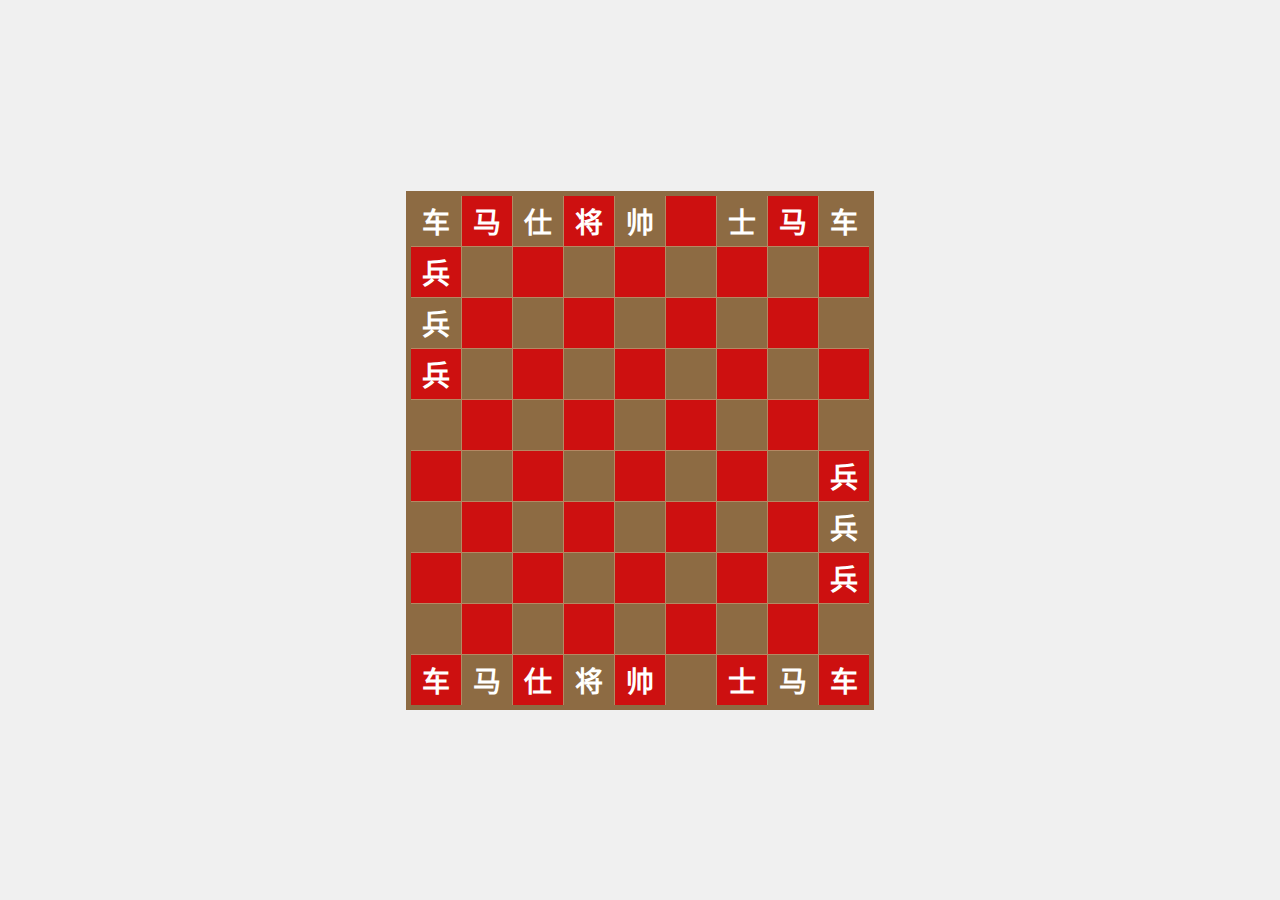
<file: cline/index.html>
<!DOCTYPE html>
<html lang="zh-CN">
<head>
    <meta charset="UTF-8">
    <title>中国象棋棋盘</title>
    <style>
        body {
            display: flex;
            justify-content: center;
            align-items: center;
            height: 100vh;
            margin: 0;
            background: #f0f0f0;
            font-family: "Microsoft YaHei", sans-serif;
        }
        .chessboard {
            display: grid;
            grid-template-columns: repeat(9, 50px);
            grid-template-rows: repeat(10, 50px);
            gap: 1px;
            background: #b58863;
            border: 5px solid #8d6b43;
        }
        .cell {
            width: 50px;
            height: 50px;
            display: flex;
            justify-content: center;
            align-items: center;
            font-size: 24px;
            color: #fff;
            user-select: none;
        }
        .red {
            background: #cd1010;
        }
        .black {
            background: #8d6b43;
        }
        .piece {
            font-weight: bold;
            font-size: 28px;
        }
    </style>
</head>
<body>
    <div class="chessboard" id="chessboard">
<!-- 棋子将被动态生成 -->
<link rel="icon" href="favicon.ico" type="image/x-icon">
    </div>
    <script>
        const board = document.getElementById('chessboard');
        
        // 创建棋盘格子
        for (let row = 0; row < 10; row++) {
            for (let col = 0; col < 9; col++) {
                const cell = document.createElement('div');
                cell.classList.add('cell');
                
                // 黑白格子交替
                if ((row + col) % 2 === 0) {
                    cell.classList.add('black');
                } else {
                    cell.classList.add('red');
                }
                
                // 添加棋子
                if (row === 0 || row === 9) {
                    // 红方/黑方棋子
                    const piece = document.createElement('div');
                    piece.classList.add('piece');
                    
                    if (row === 0) { // 黑方
                        if (col === 3) piece.textContent = '将';
                        if (col === 4) piece.textContent = '帅';
                        if (col === 2) piece.textContent = '相';
                        if (col === 6) piece.textContent = '相';
                        if (col === 1) piece.textContent = '马';
                        if (col === 7) piece.textContent = '马';
                        if (col === 0) piece.textContent = '车';
                        if (col === 8) piece.textContent = '车';
                        if (col === 2) piece.textContent = '仕';
                        if (col === 6) piece.textContent = '士';
                    } else { // 红方
                        if (col === 3) piece.textContent = '将';
                        if (col === 4) piece.textContent = '帅';
                        if (col === 2) piece.textContent = '相';
                        if (col === 6) piece.textContent = '相';
                        if (col === 1) piece.textContent = '马';
                        if (col === 7) piece.textContent = '马';
                        if (col === 0) piece.textContent = '车';
                        if (col === 8) piece.textContent = '车';
                        if (col === 2) piece.textContent = '仕';
                        if (col === 6) piece.textContent = '士';
                    }
                    
                    cell.appendChild(piece);
                } else if (row > 0 && row < 4) {
                    // 红方兵
                    if (col === 0) {
                        const piece = document.createElement('div');
                        piece.classList.add('piece');
                        piece.textContent = '兵';
                        cell.appendChild(piece);
                    }
                } else if (row < 8 && row > 4) {
                    // 黑方兵
                    if (col === 8) {
                        const piece = document.createElement('div');
                        piece.classList.add('piece');
                        piece.textContent = '兵';
                        cell.appendChild(piece);
                    }
                }
                
                board.appendChild(cell);
            }
        }
    </script>
</body>
</html>
</file>
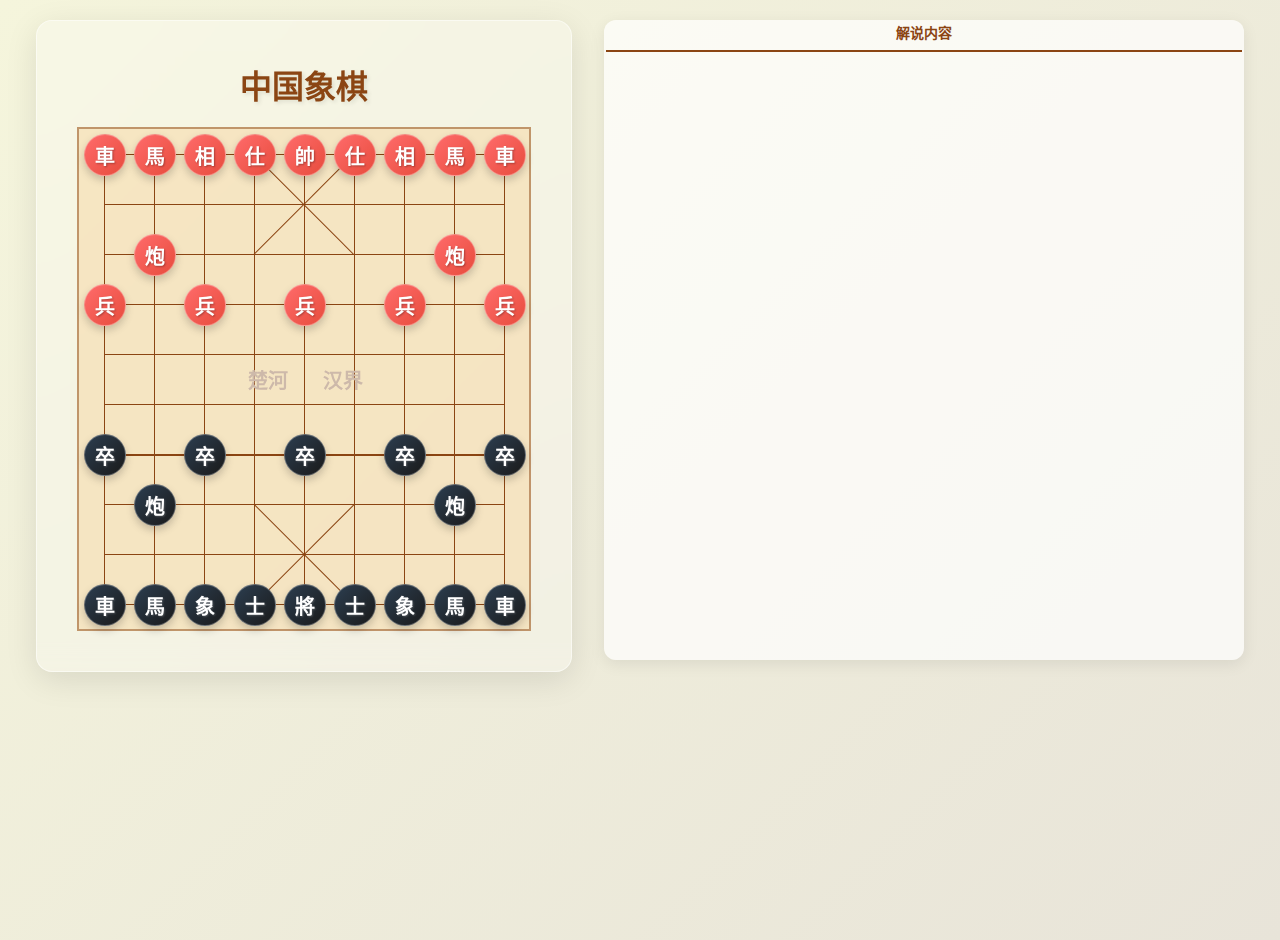
<file: kimi/index.html>
<!DOCTYPE html>
<html lang="zh-CN">
<head>
    <meta charset="UTF-8">
    <meta name="viewport" content="width=device-width, initial-scale=1.0">
    <title>中国象棋棋盘</title>
    <script src="static/marked.min.js"></script>
    <script src="static/chess.js"></script>
    <style>
        body {
            font-family: "Microsoft YaHei", "SimHei", sans-serif;
            background: linear-gradient(135deg, #f5f5dc 0%, #e8e4d9 100%);
            display: flex;
            justify-content: center;
            align-items: flex-start;
            min-height: 100vh;
            margin: 0;
            padding: 20px;
        }

        .main-layout {
            display: flex;
            flex-direction: row;
            gap: 32px;
            align-items: flex-start;
        }

        #commentary-panel {
            width: 640px;
            height: 640px;
            background: rgba(255,255,255,0.7);
            border-radius: 12px;
            box-shadow: 0 4px 16px rgba(0,0,0,0.08);
            padding: 0;
            font-size: 12px;
            color: #333;
            line-height: 1.7;
            margin-top: 0px;
            white-space: pre-line;
            overflow-y: hidden;
            box-sizing: border-box;
            display: flex;
            flex-direction: column;
        }

        .response-section {
            flex: 1;
            padding: 2px 2px;
            overflow: hidden;
            display: flex;
            flex-direction: column;
        }

        .response-section h3 {
            margin: 0 0 2px 0;
            font-size: 14px;
            font-weight: bold;
            color: #8b4513;
            border-bottom: 2px solid #8b4513;
            padding-bottom: 4px;
            text-align: center;
        }

        #response-content {
            flex: 1;
            overflow-y: auto;
            font-size: 12px;
            line-height: 1.6;
            margin: 0;
            padding: 0;
            color: #333;
        }

        /* Markdown样式 */
        #response-content h1, #response-content h2, #response-content h3,
        #response-content h4, #response-content h5, #response-content h6 {
            margin: 8px 0 4px 0;
            font-weight: bold;
        }

        #response-content p {
            margin: 4px 0;
        }

        #response-content ul, #response-content ol {
            margin: 4px 0;
            padding-left: 20px;
        }

        #response-content li {
            margin: 2px 0;
        }

        #response-content code {
            background-color: rgba(0,0,0,0.1);
            padding: 1px 3px;
            border-radius: 3px;
            font-family: "Courier New", monospace;
        }

        #response-content pre {
            background-color: rgba(0,0,0,0.05);
            padding: 8px;
            border-radius: 4px;
            overflow-x: auto;
            margin: 4px 0;
        }

        #response-content blockquote {
            border-left: 3px solid #ccc;
            margin: 4px 0;
            padding-left: 10px;
            color: #666;
        }

        #response-content strong {
            font-weight: bold;
        }

        #response-content em {
            font-style: italic;
        }

        .chess-container {
            background: rgba(255, 255, 255, 0.25);
            backdrop-filter: blur(12px);
            -webkit-backdrop-filter: blur(12px);
            border: 1px solid rgba(255, 255, 255, 0.5);
            padding: 40px;
            border-radius: 16px;
            box-shadow: 0 8px 32px rgba(0, 0, 0, 0.1);
        }

        .chessboard {
            width: 450px;
            height: 500px;
            background: rgba(245, 222, 179, 0.7);
            position: relative;
            border: 2px solid rgba(139, 69, 19, 0.5);
            margin: 0 auto;
        }

        /* 棋盘网格线 */
        .grid-lines {
            position: absolute;
            top: 25px;
            left: 25px;
            width: 400px;
            height: 450px;
        }

        /* 横线 */
        .horizontal-line {
            position: absolute;
            width: 400px;
            height: 1px;
            background-color: #8b4513;
        }

        /* 更细线条 */
        .horizontal-line.thin-line {
            height: 0.5px;
        }

        /* 加粗线条 */
        .horizontal-line.bold-line {
            height: 2px;
            background-color: #8b4513;
        }

        /* 竖线 */
        .vertical-line {
            position: absolute;
            width: 1px;
            height: 450px;
            background-color: #8b4513;
        }

        /* 九宫格斜线 */
        .diagonal-line {
            position: absolute;
            width: 1px;
            height: 127px;
            background-color: #8b4513;
            transform-origin: center;
        }

        /* 楚河汉界 */
        .river-text {
            position: absolute;
            top: 238px;
            left: 151px;
            width: 150px;
            height: 25px;
            display: flex;
            justify-content: space-around;
            align-items: center;
            font-size: 20px;
            font-weight: bold;
            color: #cdb9aa;
        }

        /* 棋子 */
        .piece {
            position: absolute;
            width: 40px;
            height: 40px;
            border-radius: 50%;
            display: flex;
            justify-content: center;
            align-items: center;
            font-size: 20px;
            font-weight: bold;
            cursor: pointer;
            transition: left 0.3s, top 0.3s, box-shadow 0.3s;
            box-shadow: 0 4px 8px rgba(0, 0, 0, 0.2);
            border: 1px solid rgba(255, 255, 255, 0.3);
        }

        .piece.move-effect {
            box-shadow: 0 0 20px 5px gold, 0 4px 8px rgba(0,0,0,0.2);
        }

        /* 火焰特效 */
        .piece.flame-effect {
            animation: flame 0.4s linear;
        }
        @keyframes flame {
            0% { box-shadow: 0 0 0 0 orange, 0 0 8px 2px gold; filter: brightness(1.2); }
            50% { box-shadow: 0 0 30px 10px orange, 0 0 16px 8px gold; filter: brightness(1.5) saturate(1.5); }
            100% { box-shadow: 0 0 0 0 orange, 0 0 8px 2px gold; filter: brightness(1.2); }
        }

        /* 爆炸特效 */
        .piece.boom-effect {
            animation: boom 0.4s linear;
        }
        @keyframes boom {
            0% { transform: scale(1); opacity: 1; box-shadow: 0 0 0 0 #fff; }
            60% { transform: scale(1.5); opacity: 0.7; box-shadow: 0 0 40px 20px #ffec8b, 0 0 80px 40px #ff4500; }
            100% { transform: scale(0.1); opacity: 0; box-shadow: 0 0 0 0 #fff; }
        }

        .piece:hover {
            transform: scale(1.1);
            box-shadow: 0 6px 12px rgba(0, 0, 0, 0.3);
        }

        .red-piece {
            background: linear-gradient(135deg, #ff6b6b 0%, #e74c3c 100%);
            color: #fff;
            text-shadow: 1px 1px 2px rgba(0, 0, 0, 0.3);
        }

        .black-piece {
            background: linear-gradient(135deg, #2c3e50 0%, #1a1a1a 100%);
            color: #fff;
            text-shadow: 1px 1px 2px rgba(255, 255, 255, 0.2);
        }

        .piece.last-move {
            box-shadow: 0 0 0 3px orange inset, 0 4px 8px rgba(0,0,0,0.2);
        }

        /* 棋盘标题 */
        .board-title {
            text-align: center;
            font-size: 32px;
            font-weight: bold;
            color: #8b4513;
            margin-bottom: 20px;
            text-shadow: 2px 2px 4px rgba(0, 0, 0, 0.1);
        }

        /* 坐标标记 */
        .coordinate {
            position: absolute;
            font-size: 14px;
            color: #8b4513;
            font-weight: bold;
        }

        .coordinate-x {
            bottom: -25px;
            left: 50%;
            transform: translateX(-50%);
        }

        .coordinate-y {
            left: -25px;
            top: 50%;
            transform: translateY(-50%);
        }
        /* 新增：可走位置提示 */
        .valid-move-hint {
            position: absolute;
            width: 15px;
            height: 15px;
            border-radius: 50%;
            background-color: rgba(50, 205, 50, 0.7);
            transform: translate(-50%, -50%);
            cursor: pointer;
            box-shadow: 0 0 10px rgba(50, 205, 50, 0.8);
            z-index: 10;
        }

        .valid-move-hint:hover {
            background-color: rgba(50, 205, 50, 1);
            transform: translate(-50%, -50%) scale(1.2);
        }
        .game-status {
            text-align: center;
            font-size: 18px;
            font-weight: bold;
            color: #d2691e;
            margin-bottom: 10px;
            height: 24px;
            display: none;
        }
    </style>
</head>
<body>
    <div class="main-layout">
        <div class="chess-container">
            <div id="game-status" class="game-status"></div>
            <div class="board-title">中国象棋</div>
            <div class="chessboard" id="chessboard">
                <!-- 棋盘网格 -->
                <div class="grid-lines">
                    <!-- 横线 -->
                    <div class="horizontal-line" style="top: 0;"></div>
                    <div class="horizontal-line" style="top: 50px;"></div>
                    <div class="horizontal-line" style="top: 100px;"></div>
                    <div class="horizontal-line" style="top: 150px;"></div>
                    <div class="horizontal-line" style="top: 200px;"></div>
                    <div class="horizontal-line thin-line" style="top: 250px;"></div>
                    <div class="horizontal-line bold-line" style="top: 300px;"></div>
                    <div class="horizontal-line" style="top: 350px;"></div>
                    <div class="horizontal-line" style="top: 400px;"></div>
                    <div class="horizontal-line" style="top: 450px;"></div>
                    
                    <!-- 竖线 -->
                    <div class="vertical-line" style="left: 0;"></div>
                    <div class="vertical-line" style="left: 50px;"></div>
                    <div class="vertical-line" style="left: 100px;"></div>
                    <div class="vertical-line" style="left: 150px;"></div>
                    <div class="vertical-line" style="left: 200px;"></div>
                    <div class="vertical-line" style="left: 250px;"></div>
                    <div class="vertical-line" style="left: 300px;"></div>
                    <div class="vertical-line" style="left: 350px;"></div>
                    <div class="vertical-line" style="left: 400px;"></div>
                    
                    <!-- 九宫格斜线 -->
                    <!-- 上九宫斜线 -->
                    <div class="diagonal-line" style="top:0; left:150px; width:141px; height:1px; transform:rotate(45deg); transform-origin:left top;"></div>
                    <div class="diagonal-line" style="top:100px; left:150px; width:141px; height:1px; transform:rotate(-45deg); transform-origin:left bottom;"></div>

                    <!-- 下九宫斜线 -->
                    <div class="diagonal-line" style="top:450px; left:150px; width:141px; height:1px; transform:rotate(-45deg); transform-origin:left top;"></div>
                    <div class="diagonal-line" style="top:350px; left:150px; width:141px; height:1px; transform:rotate(45deg); transform-origin:left bottom;"></div>
                </div>
                
                <!-- 楚河汉界 -->
                <div class="river-text">
                    <span>楚河</span>
                    <span>汉界</span>
                </div>
            </div>
        </div>
        <div id="commentary-panel">
            <div id="response-section" class="response-section">                
                <h3>解说内容</h3>
                <div id="response-content"></div>
            </div>
        </div>
    </div>

</body>
</html>
</file>
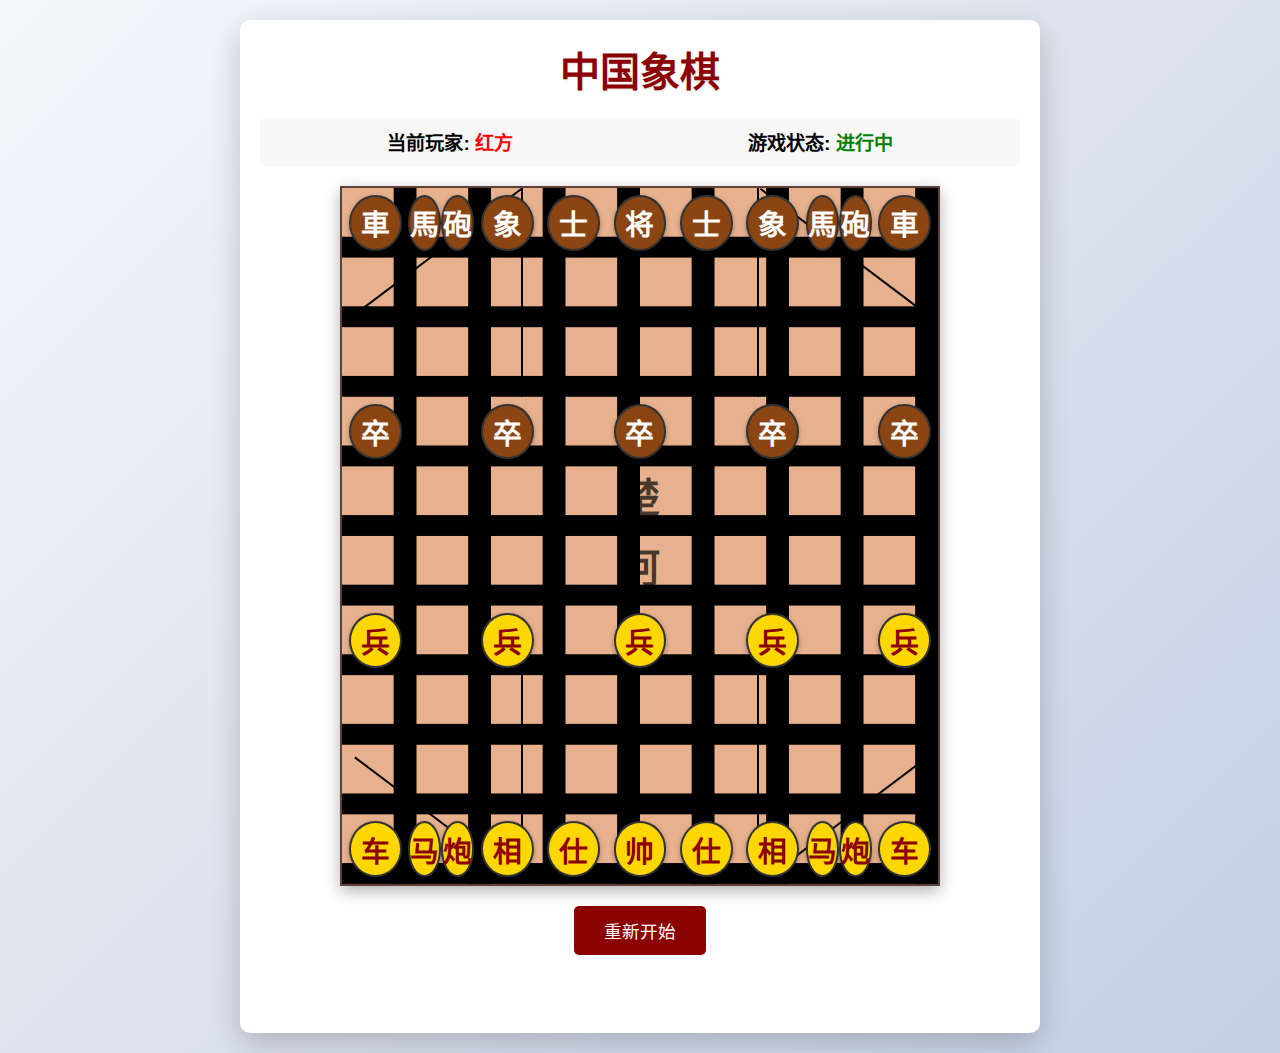
<file: lingma/index.html>
<!DOCTYPE html>
<html lang="zh-CN">
<head>
    <meta charset="UTF-8">
    <meta name="viewport" content="width=device-width, initial-scale=1.0">
    <title>中国象棋</title>
    <link rel="stylesheet" href="style.css">
</head>
<body>
    <div class="container">
        <h1>中国象棋</h1>
        <div class="game-info">
            <div class="status">当前玩家: <span id="current-player">红方</span></div>
            <div class="game-status">游戏状态: <span id="game-status">进行中</span></div>
        </div>
        <div class="chessboard" id="chessboard">
            <!-- 棋盘将通过JavaScript动态生成 -->
        </div>
        <div class="controls">
            <button id="reset-btn">重新开始</button>
        </div>
        <div class="message" id="message"></div>
    </div>
    <script src="script.js"></script>
</body>
</html>
</file>
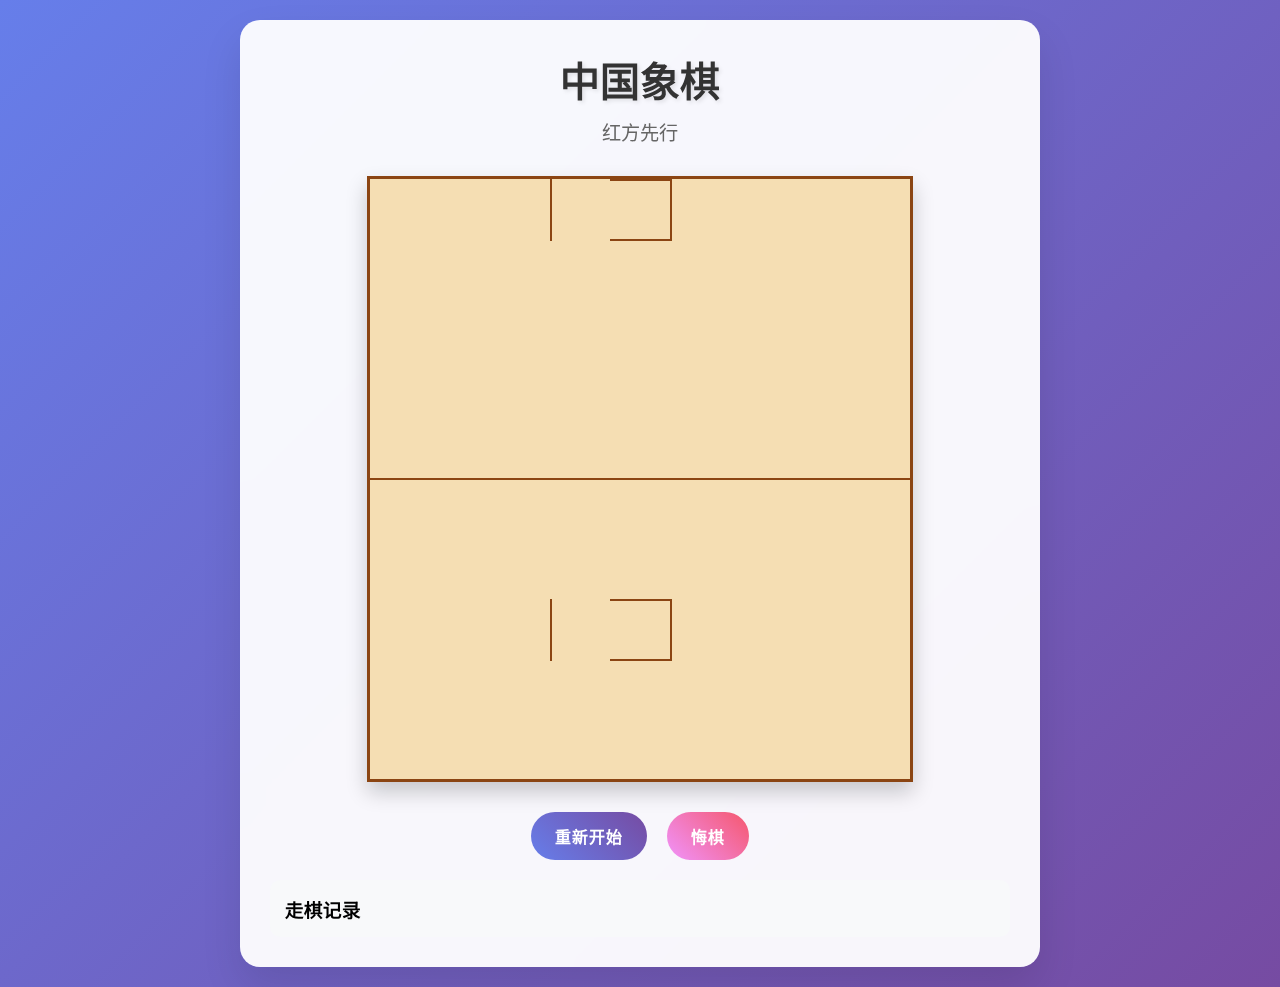
<file: cursor/templates/index.html>
<!DOCTYPE html>
<html lang="zh-CN">
<head>
    <meta charset="UTF-8">
    <meta name="viewport" content="width=device-width, initial-scale=1.0">
    <title>中国象棋</title>
    <style>
        * {
            margin: 0;
            padding: 0;
            box-sizing: border-box;
        }

        body {
            font-family: 'Microsoft YaHei', Arial, sans-serif;
            background: linear-gradient(135deg, #667eea 0%, #764ba2 100%);
            min-height: 100vh;
            display: flex;
            justify-content: center;
            align-items: center;
            padding: 20px;
        }

        .game-container {
            background: rgba(255, 255, 255, 0.95);
            border-radius: 20px;
            padding: 30px;
            box-shadow: 0 20px 40px rgba(0, 0, 0, 0.1);
            backdrop-filter: blur(10px);
            max-width: 800px;
            width: 100%;
        }

        .game-header {
            text-align: center;
            margin-bottom: 30px;
        }

        .game-title {
            font-size: 2.5em;
            color: #333;
            margin-bottom: 10px;
            text-shadow: 2px 2px 4px rgba(0, 0, 0, 0.1);
        }

        .current-player {
            font-size: 1.2em;
            color: #666;
            margin-bottom: 20px;
        }

        .current-player.red {
            color: #e74c3c;
            font-weight: bold;
        }

        .current-player.black {
            color: #2c3e50;
            font-weight: bold;
        }

        .board-container {
            display: flex;
            justify-content: center;
            margin-bottom: 30px;
        }

        .chess-board {
            border: 3px solid #8B4513;
            background: #F5DEB3;
            position: relative;
            box-shadow: 0 10px 20px rgba(0, 0, 0, 0.2);
        }

        .board-grid {
            display: grid;
            grid-template-columns: repeat(9, 60px);
            grid-template-rows: repeat(10, 60px);
            gap: 0;
        }

        .board-cell {
            width: 60px;
            height: 60px;
            border: 1px solid #8B4513;
            display: flex;
            justify-content: center;
            align-items: center;
            position: relative;
            cursor: pointer;
            transition: all 0.3s ease;
        }

        .board-cell:hover {
            background-color: rgba(255, 255, 0, 0.3);
        }

        .board-cell.selected {
            background-color: rgba(255, 0, 0, 0.3);
        }

        .board-cell.possible-move {
            background-color: rgba(0, 255, 0, 0.3);
        }

        .board-cell.possible-move:hover {
            background-color: rgba(0, 255, 0, 0.5);
        }

        .piece {
            font-size: 24px;
            font-weight: bold;
            text-shadow: 1px 1px 2px rgba(0, 0, 0, 0.5);
            user-select: none;
            transition: transform 0.2s ease;
        }

        .piece:hover {
            transform: scale(1.1);
        }

        .piece.red {
            color: #e74c3c;
        }

        .piece.black {
            color: #2c3e50;
        }

        .river-line {
            position: absolute;
            background: #8B4513;
            z-index: 1;
        }

        .river-line.horizontal {
            width: 100%;
            height: 2px;
            top: 50%;
            transform: translateY(-50%);
        }

        .river-line.vertical {
            height: 100%;
            width: 2px;
            left: 50%;
            transform: translateX(-50%);
        }

        .palace-lines {
            position: absolute;
            top: 0;
            left: 0;
            width: 100%;
            height: 100%;
            pointer-events: none;
        }

        .palace-line {
            position: absolute;
            background: #8B4513;
            width: 2px;
            height: 2px;
        }

        .controls {
            display: flex;
            justify-content: center;
            gap: 20px;
            margin-top: 20px;
        }

        .btn {
            padding: 12px 24px;
            border: none;
            border-radius: 25px;
            font-size: 16px;
            font-weight: bold;
            cursor: pointer;
            transition: all 0.3s ease;
            text-transform: uppercase;
            letter-spacing: 1px;
        }

        .btn-primary {
            background: linear-gradient(45deg, #667eea, #764ba2);
            color: white;
        }

        .btn-primary:hover {
            transform: translateY(-2px);
            box-shadow: 0 5px 15px rgba(0, 0, 0, 0.2);
        }

        .btn-secondary {
            background: linear-gradient(45deg, #f093fb, #f5576c);
            color: white;
        }

        .btn-secondary:hover {
            transform: translateY(-2px);
            box-shadow: 0 5px 15px rgba(0, 0, 0, 0.2);
        }

        .game-status {
            text-align: center;
            margin-top: 20px;
            font-size: 1.2em;
            font-weight: bold;
        }

        .game-status.winner {
            color: #e74c3c;
            animation: pulse 1s infinite;
        }

        @keyframes pulse {
            0% { transform: scale(1); }
            50% { transform: scale(1.05); }
            100% { transform: scale(1); }
        }

        .move-history {
            max-height: 200px;
            overflow-y: auto;
            background: #f8f9fa;
            border-radius: 10px;
            padding: 15px;
            margin-top: 20px;
        }

        .move-item {
            padding: 5px 0;
            border-bottom: 1px solid #dee2e6;
        }

        .move-item:last-child {
            border-bottom: none;
        }

        @media (max-width: 768px) {
            .board-grid {
                grid-template-columns: repeat(9, 50px);
                grid-template-rows: repeat(10, 50px);
            }
            
            .board-cell {
                width: 50px;
                height: 50px;
            }
            
            .piece {
                font-size: 20px;
            }
            
            .game-title {
                font-size: 2em;
            }
        }
    </style>
</head>
<body>
    <div class="game-container">
        <div class="game-header">
            <h1 class="game-title">中国象棋</h1>
            <div class="current-player" id="currentPlayer">红方先行</div>
        </div>

        <div class="board-container">
            <div class="chess-board">
                <div class="board-grid" id="boardGrid"></div>
                <div class="river-line horizontal"></div>
                <div class="palace-lines">
                    <!-- 红方九宫格 -->
                    <div class="palace-line" style="top: 420px; left: 180px;"></div>
                    <div class="palace-line" style="top: 420px; left: 300px;"></div>
                    <div class="palace-line" style="top: 480px; left: 180px;"></div>
                    <div class="palace-line" style="top: 480px; left: 300px;"></div>
                    <div class="palace-line" style="top: 420px; left: 240px; width: 60px; height: 2px;"></div>
                    <div class="palace-line" style="top: 480px; left: 240px; width: 60px; height: 2px;"></div>
                    <div class="palace-line" style="top: 420px; left: 180px; width: 2px; height: 60px;"></div>
                    <div class="palace-line" style="top: 420px; left: 300px; width: 2px; height: 60px;"></div>
                    
                    <!-- 黑方九宫格 -->
                    <div class="palace-line" style="top: 0px; left: 180px;"></div>
                    <div class="palace-line" style="top: 0px; left: 300px;"></div>
                    <div class="palace-line" style="top: 60px; left: 180px;"></div>
                    <div class="palace-line" style="top: 60px; left: 300px;"></div>
                    <div class="palace-line" style="top: 0px; left: 240px; width: 60px; height: 2px;"></div>
                    <div class="palace-line" style="top: 60px; left: 240px; width: 60px; height: 2px;"></div>
                    <div class="palace-line" style="top: 0px; left: 180px; width: 2px; height: 60px;"></div>
                    <div class="palace-line" style="top: 0px; left: 300px; width: 2px; height: 60px;"></div>
                </div>
            </div>
        </div>

        <div class="controls">
            <button class="btn btn-primary" onclick="resetGame()">重新开始</button>
            <button class="btn btn-secondary" onclick="undoMove()">悔棋</button>
        </div>

        <div class="game-status" id="gameStatus"></div>

        <div class="move-history" id="moveHistory">
            <h3>走棋记录</h3>
            <div id="moveList"></div>
        </div>
    </div>

    <script>
        class ChessGame {
            constructor() {
                this.board = [];
                this.currentPlayer = 1;
                this.selectedPiece = null;
                this.gameOver = false;
                this.winner = null;
                this.moveHistory = [];
                this.init();
            }

            init() {
                this.createBoard();
                this.loadGameState();
                this.setupEventListeners();
            }

            createBoard() {
                const boardGrid = document.getElementById('boardGrid');
                boardGrid.innerHTML = '';

                for (let row = 0; row < 10; row++) {
                    for (let col = 0; col < 9; col++) {
                        const cell = document.createElement('div');
                        cell.className = 'board-cell';
                        cell.dataset.row = row;
                        cell.dataset.col = col;
                        cell.addEventListener('click', () => this.handleCellClick(row, col));
                        boardGrid.appendChild(cell);
                    }
                }
            }

            async loadGameState() {
                try {
                    const response = await fetch('/api/board');
                    const data = await response.json();
                    this.board = data.board;
                    this.currentPlayer = data.current_player;
                    this.gameOver = data.game_over;
                    this.winner = data.winner;
                    this.updateDisplay();
                } catch (error) {
                    console.error('Failed to load game state:', error);
                }
            }

            updateDisplay() {
                this.updateBoard();
                this.updateCurrentPlayer();
                this.updateGameStatus();
            }

            updateBoard() {
                const cells = document.querySelectorAll('.board-cell');
                cells.forEach(cell => {
                    cell.innerHTML = '';
                    cell.className = 'board-cell';
                });

                for (let row = 0; row < 10; row++) {
                    for (let col = 0; col < 9; col++) {
                        const piece = this.board[row][col];
                        if (piece !== 0) {
                            const cell = document.querySelector(`[data-row="${row}"][data-col="${col}"]`);
                            const pieceElement = document.createElement('div');
                            pieceElement.className = 'piece';
                            pieceElement.textContent = this.getPieceName(piece);
                            
                            if (piece > 0) {
                                pieceElement.classList.add('red');
                            } else {
                                pieceElement.classList.add('black');
                            }
                            
                            cell.appendChild(pieceElement);
                        }
                    }
                }
            }

            getPieceName(piece) {
                const pieceNames = {
                    1: "帅", 2: "仕", 3: "相", 4: "马", 5: "车", 6: "炮", 7: "兵",
                    -1: "将", -2: "士", -3: "象", -4: "马", -5: "车", -6: "炮", -7: "卒"
                };
                return pieceNames[piece] || "";
            }

            updateCurrentPlayer() {
                const currentPlayerElement = document.getElementById('currentPlayer');
                if (this.currentPlayer === 1) {
                    currentPlayerElement.textContent = '红方走棋';
                    currentPlayerElement.className = 'current-player red';
                } else {
                    currentPlayerElement.textContent = '黑方走棋';
                    currentPlayerElement.className = 'current-player black';
                }
            }

            updateGameStatus() {
                const gameStatusElement = document.getElementById('gameStatus');
                if (this.gameOver) {
                    if (this.winner === 1) {
                        gameStatusElement.textContent = '红方获胜！';
                        gameStatusElement.className = 'game-status winner';
                    } else if (this.winner === -1) {
                        gameStatusElement.textContent = '黑方获胜！';
                        gameStatusElement.className = 'game-status winner';
                    }
                } else {
                    gameStatusElement.textContent = '';
                    gameStatusElement.className = 'game-status';
                }
            }

            handleCellClick(row, col) {
                if (this.gameOver) return;

                const piece = this.board[row][col];
                
                if (this.selectedPiece) {
                    // 尝试移动棋子
                    this.makeMove(this.selectedPiece.row, this.selectedPiece.col, row, col);
                    this.clearSelection();
                } else if (piece !== 0) {
                    // 选择棋子
                    if (this.isOwnPiece(piece)) {
                        this.selectPiece(row, col);
                    }
                }
            }

            isOwnPiece(piece) {
                if (this.currentPlayer === 1) {
                    return piece > 0;
                } else {
                    return piece < 0;
                }
            }

            selectPiece(row, col) {
                this.clearSelection();
                this.selectedPiece = { row, col };
                const cell = document.querySelector(`[data-row="${row}"][data-col="${col}"]`);
                cell.classList.add('selected');
            }

            clearSelection() {
                this.selectedPiece = null;
                document.querySelectorAll('.board-cell').forEach(cell => {
                    cell.classList.remove('selected', 'possible-move');
                });
            }

            async makeMove(fromRow, fromCol, toRow, toCol) {
                try {
                    const response = await fetch('/api/move', {
                        method: 'POST',
                        headers: {
                            'Content-Type': 'application/json',
                        },
                        body: JSON.stringify({
                            from_x: fromRow,
                            from_y: fromCol,
                            to_x: toRow,
                            to_y: toCol
                        })
                    });

                    const data = await response.json();
                    
                    if (data.success) {
                        this.board = data.board.board;
                        this.currentPlayer = data.board.current_player;
                        this.gameOver = data.board.game_over;
                        this.winner = data.board.winner;
                        this.updateDisplay();
                        this.addMoveToHistory(fromRow, fromCol, toRow, toCol);
                    } else {
                        alert('无效的移动: ' + data.message);
                    }
                } catch (error) {
                    console.error('Failed to make move:', error);
                    alert('移动失败，请重试');
                }
            }

            addMoveToHistory(fromRow, fromCol, toRow, toCol) {
                const fromPiece = this.getPieceName(this.board[toRow][toCol]);
                const moveText = `${fromPiece} ${this.coordToNotation(fromRow, fromCol)} → ${this.coordToNotation(toRow, toCol)}`;
                this.moveHistory.push(moveText);
                
                const moveList = document.getElementById('moveList');
                const moveItem = document.createElement('div');
                moveItem.className = 'move-item';
                moveItem.textContent = `${this.moveHistory.length}. ${moveText}`;
                moveList.appendChild(moveItem);
                moveList.scrollTop = moveList.scrollHeight;
            }

            coordToNotation(row, col) {
                const colNames = ['九', '八', '七', '六', '五', '四', '三', '二', '一'];
                return `${colNames[col]}${10 - row}`;
            }

            setupEventListeners() {
                // 键盘事件
                document.addEventListener('keydown', (e) => {
                    if (e.key === 'Escape') {
                        this.clearSelection();
                    }
                });
            }
        }

        // 全局函数
        async function resetGame() {
            try {
                const response = await fetch('/api/reset', { method: 'POST' });
                const data = await response.json();
                if (data.success) {
                    game.board = data.board.board;
                    game.currentPlayer = data.board.current_player;
                    game.gameOver = data.board.game_over;
                    game.winner = data.board.winner;
                    game.moveHistory = [];
                    game.clearSelection();
                    game.updateDisplay();
                    document.getElementById('moveList').innerHTML = '';
                }
            } catch (error) {
                console.error('Failed to reset game:', error);
                alert('重置游戏失败，请重试');
            }
        }

        function undoMove() {
            alert('悔棋功能暂未实现');
        }

        // 初始化游戏
        const game = new ChessGame();
    </script>
</body>
</html>
</file>
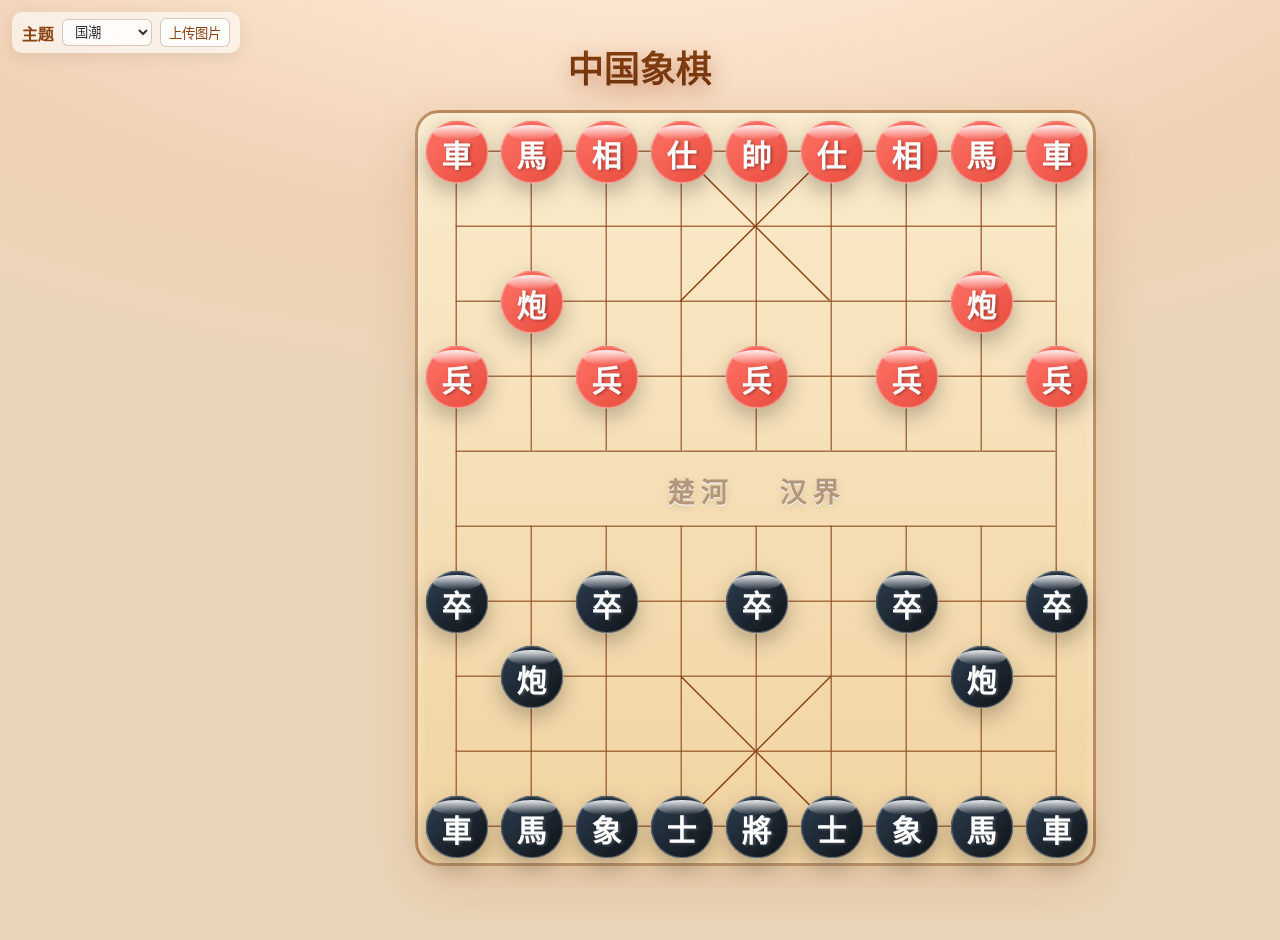
<file: kimi/js-v/index.html>
<!DOCTYPE html>
<html lang="zh-CN">
<head>
    <meta charset="UTF-8">
    <meta name="viewport" content="width=device-width, initial-scale=1.0">
    <title>中国象棋棋盘</title>
    <script src="static/marked.min.js"></script>
    <script src="static/chess.js"></script>
    <script src="static/ai.js"></script>
    <style>
        body {
            font-family: "Microsoft YaHei", "SimHei", sans-serif;
            background: linear-gradient(135deg, #f5f5dc 0%, #e8e4d9 100%);
            display: flex;
            justify-content: center;
            align-items: flex-start;
            min-height: 100vh;
            margin: 0;
            padding: 20px;
        }

        /* 主题皮肤（可切换） */
        .theme-guochao {
            background: radial-gradient(1200px 600px at 50% -200px, #fff7e6 0%, #fbe5cf 35%, #f0d2b6 70%, #ead5b8 100%);
        }
        .theme-cyberpunk {
            background: radial-gradient(1200px 600px at 50% -200px, #0b1020 0%, #0b122a 40%, #0a0f25 100%), linear-gradient(135deg, #111827 0%, #0f172a 100%);
        }
        .theme-ink {
            background: linear-gradient(180deg, #f7f7f2 0%, #efefe7 100%);
        }

        /* 主题对棋盘/棋子细节的覆盖 */
        .theme-guochao .chessboard {
            background: linear-gradient(180deg, rgba(250,235,204,0.96) 0%, rgba(240,210,160,0.96) 100%);
            border-color: rgba(143, 76, 30, 0.55);
            box-shadow: 0 12px 30px rgba(172, 92, 29, 0.18), inset 0 2px 8px rgba(255,255,255,0.35);
        }
        .theme-guochao .horizontal-line,
        .theme-guochao .vertical-line { background-color: rgba(143, 76, 30, 0.75); }
        .theme-guochao .board-title { text-shadow: 0 8px 22px rgba(173,66,22,0.45); }

        .theme-cyberpunk .chessboard {
            background: radial-gradient(500px 400px at 50% 30%, rgba(26,32,44,0.95) 0%, rgba(14, 32, 64, 0.95) 60%, rgba(12,18,38,0.96) 100%);
            border-color: rgba(0,255,255,0.35);
            box-shadow: 0 18px 40px rgba(0,255,255,0.12), inset 0 0 20px rgba(0,255,255,0.08);
        }
        .theme-cyberpunk .horizontal-line,
        .theme-cyberpunk .vertical-line { background-color: rgba(0,255,255,0.35); }
        .theme-cyberpunk .board-title { text-shadow: 0 0 16px rgba(0,255,255,0.55), 0 8px 22px rgba(0,255,255,0.25); }
        .theme-cyberpunk .red-piece { background: linear-gradient(135deg, #ff3d6e 0%, #ff0066 100%); }
        .theme-cyberpunk .black-piece { background: linear-gradient(135deg, #00bcd4 0%, #0066ff 100%); }
        .theme-cyberpunk .valid-move-hint { box-shadow: 0 0 18px rgba(0,255,170,0.9); background: radial-gradient(circle at 40% 40%, #00ffc6, #00e0aa); }

        .theme-ink .chessboard {
            background: linear-gradient(180deg, rgba(248,248,242,0.96) 0%, rgba(236,236,228,0.96) 100%);
            border-color: rgba(40,40,40,0.35);
            box-shadow: 0 12px 30px rgba(0,0,0,0.12), inset 0 2px 8px rgba(0,0,0,0.05);
        }
        .theme-ink .horizontal-line,
        .theme-ink .vertical-line { background-color: rgba(35,35,35,0.55); }
        .theme-ink .board-title { text-shadow: 0 6px 18px rgba(0,0,0,0.25); }
        .theme-ink .red-piece { background: linear-gradient(135deg, #c0392b 0%, #922b21 100%); }
        .theme-ink .black-piece { background: linear-gradient(135deg, #2c3e50 0%, #141a1f 100%); }

        /* 自定义图像主题（图片叠加渐变，可控制透明和混合） */
        .theme-custom {
            background-size: cover;
            background-position: center center;
            background-attachment: fixed;
        }
        .theme-custom::before {
            content: "";
            position: fixed;
            inset: 0;
            pointer-events: none;
            background: radial-gradient(1000px 600px at 50% -200px, rgba(255,255,255,0.25), rgba(255,255,255,0.05) 60%, rgba(0,0,0,0.15));
        }

        .main-layout {
            display: flex;
            flex-direction: row;
            gap: 32px;
            align-items: flex-start;
        }

        

        .chess-container {
            background: transparent;
            backdrop-filter: none;
            -webkit-backdrop-filter: none;
            border: none;
            padding: 20px;
            border-radius: 0;
            box-shadow: none;
        }

        /* 背景切换工具条 */
        .bg-toolbar {
            position: fixed;
            top: 12px;
            left: 12px;
            display: flex;
            gap: 8px;
            align-items: center;
            justify-content: flex-start;
            padding: 6px 10px;
            border-radius: 10px;
            background: rgba(255,255,255,0.6);
            backdrop-filter: blur(6px);
            -webkit-backdrop-filter: blur(6px);
            box-shadow: 0 4px 16px rgba(0,0,0,0.08);
            color: #8b4513;
            font-weight: bold;
            z-index: 1000;
        }
        .bg-toolbar select {
            padding: 4px 8px;
            border-radius: 6px;
            border: 1px solid rgba(139, 69, 19, 0.3);
            background: rgba(255,255,255,0.8);
            color: #333;
        }
        .bg-toolbar button {
            padding: 4px 8px;
            border-radius: 6px;
            border: 1px solid rgba(139, 69, 19, 0.3);
            background: rgba(255,255,255,0.85);
            color: #8b4513;
            cursor: pointer;
        }
        .bg-toolbar input[type="file"]{ display:none; }

        /* 外层包裹用于缩放占位，内部真实棋盘固定原始尺寸 */
        .chessboard-wrapper {
            width: 450px;
            height: 500px;
            margin: 0 auto;
            position: relative;
            left: 50%;
            transform: none;
        }
        .chessboard {
            width: 450px;
            height: 500px;
            background: linear-gradient(180deg, rgba(246,231,195,0.95) 0%, rgba(238,210,157,0.95) 100%);
            position: absolute;
            top: 0;
            left: 0;
            border: 2px solid rgba(139, 69, 19, 0.5);
            border-radius: 16px;
            box-shadow: 0 12px 30px rgba(0,0,0,0.18), inset 0 2px 8px rgba(255,255,255,0.3);
        }

        /* 棋盘网格线 */
        .grid-lines {
            position: absolute;
            top: 25px;
            left: 25px;
            width: 400px;
            height: 450px;
        }

        /* 横线 */
        .horizontal-line {
            position: absolute;
            width: 400px;
            height: 1px;
            background-color: rgba(139, 69, 19, 0.7);
        }

        /* 更细线条 */
        .horizontal-line.thin-line {
            height: 0.5px;
        }

        /* 加粗线条 */
        .horizontal-line.bold-line {
            height: 2px;
            background-color: #8b4513;
        }

        /* 竖线 */
        .vertical-line {
            position: absolute;
            width: 1px;
            height: 450px;
            background-color: rgba(139, 69, 19, 0.7);
        }

        /* 九宫格斜线 */
        .diagonal-line {
            position: absolute;
            width: 1px;
            height: 127px;
            background-color: #8b4513;
            transform-origin: center;
        }

        /* 楚河汉界 */
        .river-text {
            position: absolute;
            top: 238px;
            left: 151px;
            width: 150px;
            height: 25px;
            display: flex;
            justify-content: space-around;
            align-items: center;
            font-size: 18px;
            font-weight: 800;
            letter-spacing: 4px;
            color: rgba(170,140,110,0.9);
            text-shadow: 0 1px 0 #fff, 0 2px 6px rgba(0,0,0,0.12);
        }

        /* 棋子 */
        .piece {
            position: absolute;
            width: 40px;
            height: 40px;
            border-radius: 50%;
            display: flex;
            justify-content: center;
            align-items: center;
            font-size: 20px;
            font-weight: bold;
            cursor: pointer;
            transition: left 0.3s, top 0.3s, box-shadow 0.25s ease, transform 0.2s ease;
            box-shadow: 0 6px 14px rgba(0, 0, 0, 0.25);
            border: 1px solid rgba(255, 255, 255, 0.3);
        }

        .piece::after {
            content: '';
            position: absolute;
            top: 2px;
            left: 4px;
            right: 4px;
            height: 10px;
            border-radius: 50%;
            background: linear-gradient(180deg, rgba(255,255,255,0.9), rgba(255,255,255,0));
            filter: blur(0.3px);
            pointer-events: none;
        }

        .piece.move-effect {
            box-shadow: 0 0 20px 5px gold, 0 4px 8px rgba(0,0,0,0.2);
        }

        /* 火焰特效 */
        .piece.flame-effect {
            animation: flame 0.4s linear;
        }
        @keyframes flame {
            0% { box-shadow: 0 0 0 0 orange, 0 0 8px 2px gold; filter: brightness(1.2); }
            50% { box-shadow: 0 0 30px 10px orange, 0 0 16px 8px gold; filter: brightness(1.5) saturate(1.5); }
            100% { box-shadow: 0 0 0 0 orange, 0 0 8px 2px gold; filter: brightness(1.2); }
        }

        /* 爆炸特效 */
        .piece.boom-effect {
            animation: boom 0.4s linear;
        }
        @keyframes boom {
            0% { transform: scale(1); opacity: 1; box-shadow: 0 0 0 0 #fff; }
            60% { transform: scale(1.5); opacity: 0.7; box-shadow: 0 0 40px 20px #ffec8b, 0 0 80px 40px #ff4500; }
            100% { transform: scale(0.1); opacity: 0; box-shadow: 0 0 0 0 #fff; }
        }

        .piece:hover {
            transform: translateY(-1px) scale(1.1) rotate(-0.5deg);
            box-shadow: 0 10px 18px rgba(0, 0, 0, 0.35);
        }

        .red-piece {
            background: linear-gradient(135deg, #ff7368 0%, #e74c3c 100%);
            color: #fff;
            text-shadow: 1px 1px 2px rgba(0, 0, 0, 0.3);
        }

        .black-piece {
            background: linear-gradient(135deg, #2c3e50 0%, #101317 100%);
            color: #fff;
            text-shadow: 1px 1px 2px rgba(255, 255, 255, 0.2);
        }

        .piece.last-move {
            box-shadow: 0 0 0 3px orange inset, 0 4px 8px rgba(0,0,0,0.2);
        }

        /* 棋盘标题 */
        .board-title {
            text-align: center;
            font-size: 36px;
            font-weight: 900;
            margin-bottom: 18px;
            background: linear-gradient(180deg, #8b4513 0%, #5c2f0d 100%);
            -webkit-background-clip: text;
            background-clip: text;
            color: transparent;
            text-shadow: 0 6px 18px rgba(139,69,19,0.35);
        }

        /* 坐标标记 */
        .coordinate {
            position: absolute;
            font-size: 14px;
            color: #8b4513;
            font-weight: bold;
        }

        .coordinate-x {
            bottom: -25px;
            left: 50%;
            transform: translateX(-50%);
        }

        .coordinate-y {
            left: -25px;
            top: 50%;
            transform: translateY(-50%);
        }
        /* 新增：可走位置提示 */
        .valid-move-hint {
            position: absolute;
            width: 15px;
            height: 15px;
            border-radius: 50%;
            background: radial-gradient(circle at 40% 40%, #34d399 0%, #10b981 60%, #059669 100%);
            transform: translate(-50%, -50%);
            cursor: pointer;
            box-shadow: 0 0 14px rgba(16, 185, 129, 0.75);
            z-index: 10;
            animation: pulse 1.2s ease-in-out infinite;
        }

        .valid-move-hint:hover {
            transform: translate(-50%, -50%) scale(1.2);
        }
        @keyframes pulse {
            0% { transform: translate(-50%, -50%) scale(1); opacity: 0.9; }
            50% { transform: translate(-50%, -50%) scale(1.15); opacity: 1; }
            100% { transform: translate(-50%, -50%) scale(1); opacity: 0.9; }
        }
        /* 新增：走棋原位置提示 */
        .from-move-hint {
            position: absolute;
            width: 12px;
            height: 12px;
            border-radius: 50%;
            background: radial-gradient(circle at 40% 40%, rgba(59,130,246,0.95), rgba(37,99,235,0.9));
            transform: translate(-50%, -50%);
            box-shadow: 0 0 10px rgba(59,130,246,0.9);
            z-index: 9;
            pointer-events: none;
            opacity: 1;
            transition: opacity 0.8s ease-out;
        }
        .from-move-hint.fade {
            opacity: 0;
        }
        .game-status {
            text-align: center;
            font-size: 18px;
            font-weight: bold;
            color: #d2691e;
            margin-top: 10px;
            height: 24px;
            display: none;
        }
    </style>
</head>
<body>
    <div class="bg-toolbar">
            <span>主题</span>
            <select id="bg-select">
                <option value="guochao">国潮</option>
                <option value="cyberpunk">赛博朋克</option>
                <option value="ink">水墨风</option>
            </select>
            <button id="bg-upload-btn">上传图片</button>
            <input type="file" id="bg-file" accept="image/*">
        </div>
    <div class="main-layout">
        <div class="chess-container">
            <div class="board-title">中国象棋</div>
            <div class="chessboard-wrapper" id="chessboard-wrapper">
                <div class="chessboard" id="chessboard">
                <!-- 棋盘网格 -->
                <div class="grid-lines">
                    <!-- 横线 -->
                    <div class="horizontal-line" style="top: 0;"></div>
                    <div class="horizontal-line" style="top: 50px;"></div>
                    <div class="horizontal-line" style="top: 100px;"></div>
                    <div class="horizontal-line thin-line" style="top: 150px;"></div>
                    <div class="horizontal-line" style="top: 200px;"></div>
                    <div class="horizontal-line thin-line" style="top: 250px;"></div>
                    <div class="horizontal-line thin-line" style="top: 300px;"></div>
                    <div class="horizontal-line" style="top: 350px;"></div>
                    <div class="horizontal-line" style="top: 400px;"></div>
                    <div class="horizontal-line" style="top: 450px;"></div>
                    
                    <!-- 竖线（河界处留空，仅保留两侧贯通竖线） -->
                    <!-- 左侧边界贯通竖线 -->
                    <div class="vertical-line" style="left: 0; height: 450px; top: 0;"></div>
                    <!-- 内部列（在河界处 50px 留空：上段 225px，从 0 到 225；下段从 275 到 450 高 175px） -->
                    <div class="vertical-line" style="left: 50px; height: 200px; top: 0;"></div>
                    <div class="vertical-line" style="left: 50px; height: 200px; top: 250px;"></div>
                    <div class="vertical-line" style="left: 100px; height: 200px; top: 0;"></div>
                    <div class="vertical-line" style="left: 100px; height: 200px; top: 250px;"></div>
                    <div class="vertical-line" style="left: 150px; height: 200px; top: 0;"></div>
                    <div class="vertical-line" style="left: 150px; height: 200px; top: 250px;"></div>
                    <div class="vertical-line" style="left: 200px; height: 200px; top: 0;"></div>
                    <div class="vertical-line" style="left: 200px; height: 200px; top: 250px;"></div>
                    <div class="vertical-line" style="left: 250px; height: 200px; top: 0;"></div>
                    <div class="vertical-line" style="left: 250px; height: 200px; top: 250px;"></div>
                    <div class="vertical-line" style="left: 300px; height: 200px; top: 0;"></div>
                    <div class="vertical-line" style="left: 300px; height: 200px; top: 250px;"></div>
                    <div class="vertical-line" style="left: 350px; height: 200px; top: 0;"></div>
                    <div class="vertical-line" style="left: 350px; height: 200px; top: 250px;"></div>
                    <!-- 右侧边界贯通竖线 -->
                    <div class="vertical-line" style="left: 400px; height: 450px; top: 0;"></div>
                    
                    <!-- 九宫格斜线 -->
                    <!-- 上九宫斜线 -->
                    <div class="diagonal-line" style="top:0; left:150px; width:141px; height:1px; transform:rotate(45deg); transform-origin:left top;"></div>
                    <div class="diagonal-line" style="top:100px; left:150px; width:141px; height:1px; transform:rotate(-45deg); transform-origin:left bottom;"></div>

                    <!-- 下九宫斜线 -->
                    <div class="diagonal-line" style="top:450px; left:150px; width:141px; height:1px; transform:rotate(-45deg); transform-origin:left top;"></div>
                    <div class="diagonal-line" style="top:350px; left:150px; width:141px; height:1px; transform:rotate(45deg); transform-origin:left bottom;"></div>
                </div>
                
                <!-- 楚河汉界 -->
                <div class="river-text">
                    <span>楚河</span>
                    <span>汉界</span>
                </div>
            </div>
            <div id="game-status" class="game-status"></div>
        </div>
        
    </div>

    <script>
    (function(){
        var saved = localStorage.getItem('bg-theme') || 'guochao';
        applyBg(saved);
        var sel = document.getElementById('bg-select');
        if (sel){
            sel.value = saved;
            sel.addEventListener('change', function(){
                var v = sel.value;
                applyBg(v);
                localStorage.setItem('bg-theme', v);
            });
        }
        function applyBg(key){
            var map = { guochao:'theme-guochao', cyberpunk:'theme-cyberpunk', ink:'theme-ink', custom:'theme-custom' };
            var all = Object.values(map);
            all.forEach(function(c){ document.body.classList.remove(c); });
            document.body.classList.add(map[key] || 'theme-guochao');
        }
        // 自定义图片上传
        var uploadBtn = document.getElementById('bg-upload-btn');
        var fileInput = document.getElementById('bg-file');
        if (uploadBtn && fileInput){
            uploadBtn.addEventListener('click', function(){ fileInput.click(); });
            fileInput.addEventListener('change', function(){
                var f = fileInput.files && fileInput.files[0];
                if (!f) return;
                var reader = new FileReader();
                reader.onload = function(ev){
                    var url = ev.target.result;
                    // 应用为自定义主题背景
                    document.body.style.backgroundImage = 'url(' + url + ')';
                    document.body.classList.remove('theme-guochao','theme-cyberpunk','theme-ink');
                    document.body.classList.add('theme-custom');
                    localStorage.setItem('bg-theme','custom');
                    localStorage.setItem('bg-custom-url', url);
                    if (sel) sel.value = 'custom';
                };
                reader.readAsDataURL(f);
            });
        }
        // 若上次是自定义主题，恢复图片
        var lastUrl = localStorage.getItem('bg-custom-url');
        if (saved === 'custom' && lastUrl){
            document.body.style.backgroundImage = 'url(' + lastUrl + ')';
            document.body.classList.add('theme-custom');
        }
    })();
    </script>

</body>
</html>
</file>
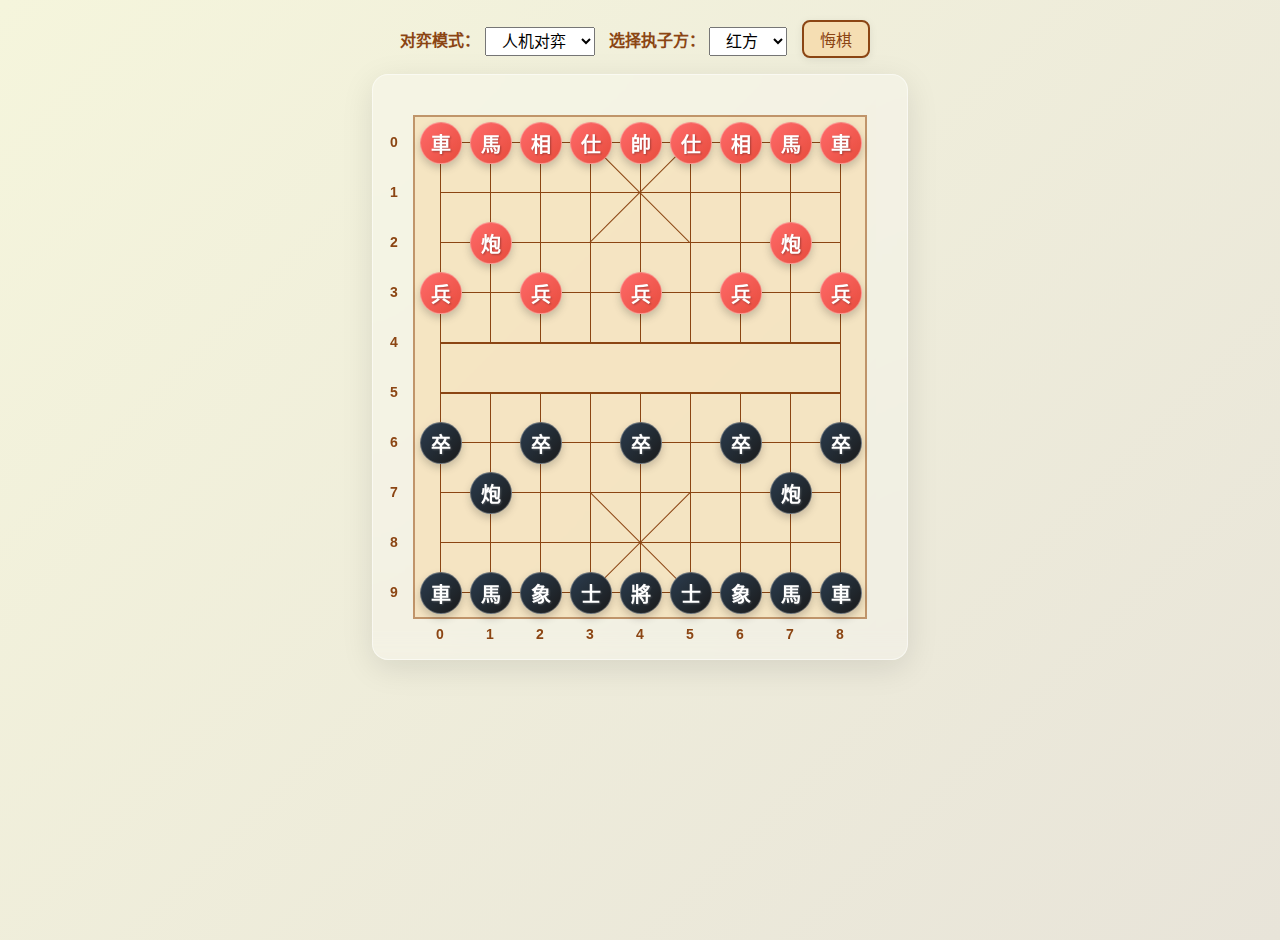
<file: kimi/python-v/index.html>
<!DOCTYPE html>
<html lang="zh-CN">
<head>
    <meta charset="UTF-8">
    <meta name="viewport" content="width=device-width, initial-scale=1.0">
    <title>中国象棋</title>
    <script src="static/marked.min.js"></script>
    <script src="static/chess.js"></script> 
    <style>
        body {
            font-family: "Microsoft YaHei", "SimHei", sans-serif;
            background: linear-gradient(135deg, #f5f5dc 0%, #e8e4d9 100%);
            display: flex;
            justify-content: center;
            align-items: flex-start;
            min-height: 100vh;
            margin: 0;
            padding: 20px;
        }

        .main-layout {
            display: flex;
            flex-direction: row;
            gap: 32px;
            align-items: flex-start;
        }

        .chess-panel {
            display: flex;
            flex-direction: column;
            align-items: center;
        }      

        .response-section {
            flex: 1;
            padding: 2px 2px;
            overflow: hidden;
            display: flex;
            flex-direction: column;
        }

        .response-section h3 {
            margin: 0 0 2px 0;
            font-size: 14px;
            font-weight: bold;
            color: #8b4513;
            border-bottom: 2px solid #8b4513;
            padding-bottom: 4px;
            text-align: center;
        }

        #response-content {
            flex: 1;
            overflow-y: auto;
            font-size: 12px;
            line-height: 1.6;
            margin: 0;
            padding: 0;
            color: #333;
        }

        /* Markdown样式 */
        #response-content h1, #response-content h2, #response-content h3,
        #response-content h4, #response-content h5, #response-content h6 {
            margin: 8px 0 4px 0;
            font-weight: bold;
        }

        #response-content p {
            margin: 4px 0;
        }

        #response-content ul, #response-content ol {
            margin: 4px 0;
            padding-left: 20px;
        }

        #response-content li {
            margin: 2px 0;
        }

        #response-content code {
            background-color: rgba(0,0,0,0.1);
            padding: 1px 3px;
            border-radius: 3px;
            font-family: "Courier New", monospace;
        }

        #response-content pre {
            background-color: rgba(0,0,0,0.05);
            padding: 8px;
            border-radius: 4px;
            overflow-x: auto;
            margin: 4px 0;
        }

        #response-content blockquote {
            border-left: 3px solid #ccc;
            margin: 4px 0;
            padding-left: 10px;
            color: #666;
        }

        #response-content strong {
            font-weight: bold;
        }

        #response-content em {
            font-style: italic;
        }

        .chess-container {
            background: rgba(255, 255, 255, 0.25);
            backdrop-filter: blur(12px);
            -webkit-backdrop-filter: blur(12px);
            border: 1px solid rgba(255, 255, 255, 0.5);
            padding: 40px;
            border-radius: 16px;
            box-shadow: 0 8px 32px rgba(0, 0, 0, 0.1);
        }

        .chessboard {
            width: 450px;
            height: 500px;
            background: rgba(245, 222, 179, 0.7);
            position: relative;
            border: 2px solid rgba(139, 69, 19, 0.5);
            margin: 0 auto;
        }

        /* 棋盘网格线 */
        .grid-lines {
            position: absolute;
            top: 25px;
            left: 25px;
            width: 400px;
            height: 450px;
        }

        /* 横线 */
        .horizontal-line {
            position: absolute;
            width: 400px;
            height: 1px;
            background-color: #8b4513;
        }

        /* 更细线条 */
        .horizontal-line.thin-line {
            height: 0.5px;
        }

        /* 加粗线条 */
        .horizontal-line.bold-line {
            height: 2px;
            background-color: #8b4513;
        }

        /* 竖线 */
        .vertical-line {
            position: absolute;
            width: 1px;
            background-color: #8b4513;
        }

        /* 九宫格斜线 */
        .diagonal-line {
            position: absolute;
            width: 1px;
            height: 127px;
            background-color: #8b4513;
            transform-origin: center;
        }

        /* 楚河汉界 */
        .river-text {
            position: absolute;
            top: 238px;
            left: 151px;
            width: 150px;
            height: 25px;
            display: flex;
            justify-content: space-around;
            justify-content: space-around;
            align-items: center;
            font-size: 20px;
            font-weight: bold;
            color: #cdb9aa;
        }

        /* 棋子 */
        .piece {
            position: absolute;
            width: 40px;
            height: 40px;
            border-radius: 50%;
            display: flex;
            justify-content: center;
            align-items: center;
            font-size: 20px;
            font-weight: bold;
            cursor: pointer;
            transition: left 0.3s, top 0.3s, box-shadow 0.3s;
            box-shadow: 0 4px 8px rgba(0, 0, 0, 0.2);
            border: 1px solid rgba(255, 255, 255, 0.3);
        }

        .piece.move-effect {
            box-shadow: 0 0 20px 5px gold, 0 4px 8px rgba(0,0,0,0.2);
        }

        /* 火焰特效 */
        .piece.flame-effect {
            animation: flame 0.4s linear;
        }
        @keyframes flame {
            0% { box-shadow: 0 0 0 0 orange, 0 0 8px 2px gold; filter: brightness(1.2); }
            50% { box-shadow: 0 0 30px 10px orange, 0 0 16px 8px gold; filter: brightness(1.5) saturate(1.5); }
            100% { box-shadow: 0 0 0 0 orange, 0 0 8px 2px gold; filter: brightness(1.2); }
        }

        /* 爆炸特效 */
        .piece.boom-effect {
            animation: boom 0.4s linear;
        }
        @keyframes boom {
            0% { transform: scale(1); opacity: 1; box-shadow: 0 0 0 0 #fff; }
            60% { transform: scale(1.5); opacity: 0.7; box-shadow: 0 0 40px 20px #ffec8b, 0 0 80px 40px #ff4500; }
            100% { transform: scale(0.1); opacity: 0; box-shadow: 0 0 0 0 #fff; }
        }

        .piece:hover {
            transform: scale(1.1);
            box-shadow: 0 6px 12px rgba(0, 0, 0, 0.3);
        }

        .red-piece {
            background: linear-gradient(135deg, #ff6b6b 0%, #e74c3c 100%);
            color: #fff;
            text-shadow: 1px 1px 2px rgba(0, 0, 0, 0.3);
        }

        .black-piece {
            background: linear-gradient(135deg, #2c3e50 0%, #1a1a1a 100%);
            color: #fff;
            text-shadow: 1px 1px 2px rgba(255, 255, 255, 0.2);
        }

        .piece.last-move {
            box-shadow: 0 0 0 3px orange inset, 0 4px 8px rgba(0,0,0,0.2);
        }

        /* 移动原点标记 */
        .move-origin {
            position: absolute;
            width: 12px;
            height: 12px;
            background-color: rgba(255, 165, 0, 0.6);
            border-radius: 50%;
            pointer-events: none;
            z-index: 1;
        }

        /* 棋盘标题 */
        .board-title {
            text-align: center;
            font-size: 16px;
            font-weight: bold;
            color: #8b4513;
            margin-bottom: 10px;
            text-shadow: 2px 2px 4px rgba(0, 0, 0, 0.1);
        }

        /* 坐标标记 */
        .coordinate {
            position: absolute;
            font-size: 14px;
            color: #8b4513;
            font-weight: bold;
        }

        .coordinate-x {
            bottom: -25px;
            left: 50%;
            transform: translateX(-50%);
        }

        .coordinate-y {
            left: -25px;
            top: 50%;
            transform: translateY(-50%);
        }
        /* 新增：可走位置提示 */
        .valid-move-hint {
            position: absolute;
            width: 15px;
            height: 15px;
            border-radius: 50%;
            background-color: rgba(50, 205, 50, 0.7);
            transform: translate(-50%, -50%);
            cursor: pointer;
            box-shadow: 0 0 10px rgba(50, 205, 50, 0.8);
            z-index: 10;
        }

        .valid-move-hint:hover {
            background-color: rgba(50, 205, 50, 1);
            transform: translate(-50%, -50%) scale(1.2);
        }
        .game-status {
            text-align: center;
            font-size: 18px;
            font-weight: bold;
            color: #d2691e;
            display: none;
            margin-top: 30px;
            min-height: 1.2em;
        }

        .control-btn {
            padding: 5px 16px;
            font-size: 16px;
            background: #f5deb3;
            color: #8b4513;
            border: 2px solid #8b4513;
            border-radius: 8px;
            cursor: pointer;
            box-shadow: 0 2px 8px rgba(0,0,0,0.08);
            transition: background 0.2s, color 0.2s;
            /* 保持类中的左右间距，移除内联的上下间距 */
            margin-top: 0; 
            display: inline-block;
            margin-left: 10px;
            margin-right: 10px;
        }
        .control-btn:hover {
            background: #ffe4b5;
            color: #d2691e;
        }
    </style>
</head>
<body>
    <div class="main-layout">
        <div class="chess-panel">
            <div style="width:100%;text-align:center;margin-bottom:16px;">
                <label for="mode-select" style="font-size:16px;color:#8b4513;font-weight:bold;">对弈模式：</label>
                <select id="mode-select" style="font-size:16px;padding:4px 12px;vertical-align: middle;">
                    <option value="human-vs-ai">人机对弈</option>
                    <!-- <option value="ai-vs-ai">AI对弈</option> -->
                    <option value="self-define-mode">自定义局</option>
                </select>
                <div id="side-selection" style="display: none; margin-left: 10px; display: inline-block; vertical-align: middle;">
                    <label for="side-select" style="font-size:16px;color:#8b4513;font-weight:bold;">选择执子方：</label>
                    <select id="side-select" style="font-size:16px;padding:4px 12px;vertical-align: middle;">
                        <option value="red">红方</option>
                        <option value="black">黑方</option>
                    </select>
                </div>
                <div id="pause-container" style="display: none; vertical-align: middle;">
                    <button id="pause-btn" class="control-btn">暂停</button>
                </div>
                <button id="undo-btn" class="control-btn" style="display:none;">悔棋</button>
                <button id="retry-ai-btn" class="control-btn" style="display:none;">重试AI走棋</button>
                <div id="custom-define-container" style="display:none;margin-left:10px;">
                    <label for="custom-mode-select" style="font-size:16px;color:#8b4513;font-weight:bold;">操作模式：</label>
                    <select id="custom-mode-select" style="font-size:16px;padding:4px 12px;">
                        <option value="select-red">执子红</option>
                        <option value="select-black">执子黑</option>
                        <option value="delete">删棋</option>
                        <option value="move">移子</option>
                        <option value="hint-red">提示红</option>
                        <option value="hint-black">提示黑</option>
                    </select>
                    <button id="custom-hint-btn" class="control-btn" style="display:none;margin-left:8px;">提示</button>
                    </div>
            </div>
            <div class="chess-container">             
                <!-- <div class="board-title">中国象棋</div> -->
                <div class="chessboard" id="chessboard">
                    <div class="grid-lines">
                        <div class="horizontal-line" style="top: 0;"></div>
                        <div class="horizontal-line" style="top: 50px;"></div>
                        <div class="horizontal-line" style="top: 100px;"></div>
                        <div class="horizontal-line" style="top: 150px;"></div>
                        <div class="horizontal-line bold-line" style="top: 200px;"></div>
                        <div class="horizontal-line bold-line" style="top: 250px;"></div>
                        <div class="horizontal-line" style="top: 300px;"></div>
                        <div class="horizontal-line" style="top: 350px;"></div>
                        <div class="horizontal-line" style="top: 400px;"></div>
                        <div class="horizontal-line" style="top: 450px;"></div>
                        
                        <div class="vertical-line" style="left: 0; height: 450px;"></div>
                        <div class="vertical-line" style="left: 400px; height: 450px;"></div>

                        <div class="vertical-line" style="left: 50px; top: 0; height: 200px;"></div>
                        <div class="vertical-line" style="left: 50px; top: 250px; height: 200px;"></div>
                        <div class="vertical-line" style="left: 100px; top: 0; height: 200px;"></div>
                        <div class="vertical-line" style="left: 100px; top: 250px; height: 200px;"></div>
                        <div class="vertical-line" style="left: 150px; top: 0; height: 200px;"></div>
                        <div class="vertical-line" style="left: 150px; top: 250px; height: 200px;"></div>
                        <div class="vertical-line" style="left: 200px; top: 0; height: 200px;"></div>
                        <div class="vertical-line" style="left: 200px; top: 250px; height: 200px;"></div>
                        <div class="vertical-line" style="left: 250px; top: 0; height: 200px;"></div>
                        <div class="vertical-line" style="left: 250px; top: 250px; height: 200px;"></div>
                        <div class="vertical-line" style="left: 300px; top: 0; height: 200px;"></div>
                        <div class="vertical-line" style="left: 300px; top: 250px; height: 200px;"></div>
                        <div class="vertical-line" style="left: 350px; top: 0; height: 200px;"></div>
                        <div class="vertical-line" style="left: 350px; top: 250px; height: 200px;"></div>
                        
                        <div class="diagonal-line" style="top:0; left:150px; width:141px; height:1px; transform:rotate(45deg); transform-origin:left top;"></div>
                        <div class="diagonal-line" style="top:100px; left:150px; width:141px; height:1px; transform:rotate(-45deg); transform-origin:left bottom;"></div>

                        <div class="diagonal-line" style="top:450px; left:150px; width:141px; height:1px; transform:rotate(-45deg); transform-origin:left top;"></div>
                        <div class="diagonal-line" style="top:350px; left:150px; width:141px; height:1px; transform:rotate(45deg); transform-origin:left bottom;"></div>
                    </div>
                    
                    <div class="river-text">
                        <span>楚河</span>
                        <span>汉界</span>
                    </div>
                    <div class="coordinate coordinate-x" style="left: 25px;">0</div>
                    <div class="coordinate coordinate-x" style="left: 75px;">1</div>
                    <div class="coordinate coordinate-x" style="left: 125px;">2</div>
                    <div class="coordinate coordinate-x" style="left: 175px;">3</div>
                    <div class="coordinate coordinate-x" style="left: 225px;">4</div>
                    <div class="coordinate coordinate-x" style="left: 275px;">5</div>
                    <div class="coordinate coordinate-x" style="left: 325px;">6</div>
                    <div class="coordinate coordinate-x" style="left: 375px;">7</div>
                    <div class="coordinate coordinate-x" style="left: 425px;">8</div>
                    
                    <div class="coordinate coordinate-y" style="top: 25px;">0</div>
                    <div class="coordinate coordinate-y" style="top: 75px;">1</div>
                    <div class="coordinate coordinate-y" style="top: 125px;">2</div>
                    <div class="coordinate coordinate-y" style="top: 175px;">3</div>
                    <div class="coordinate coordinate-y" style="top: 225px;">4</div>
                    <div class="coordinate coordinate-y" style="top: 275px;">5</div>
                    <div class="coordinate coordinate-y" style="top: 325px;">6</div>
                    <div class="coordinate coordinate-y" style="top: 375px;">7</div>
                    <div class="coordinate coordinate-y" style="top: 425px;">8</div>
                    <div class="coordinate coordinate-y" style="top: 475px;">9</div>
                </div>
                <div id="game-status" class="game-status"></div>             
            </div>
            </div>
    </div>
</body>
</html>
</file>
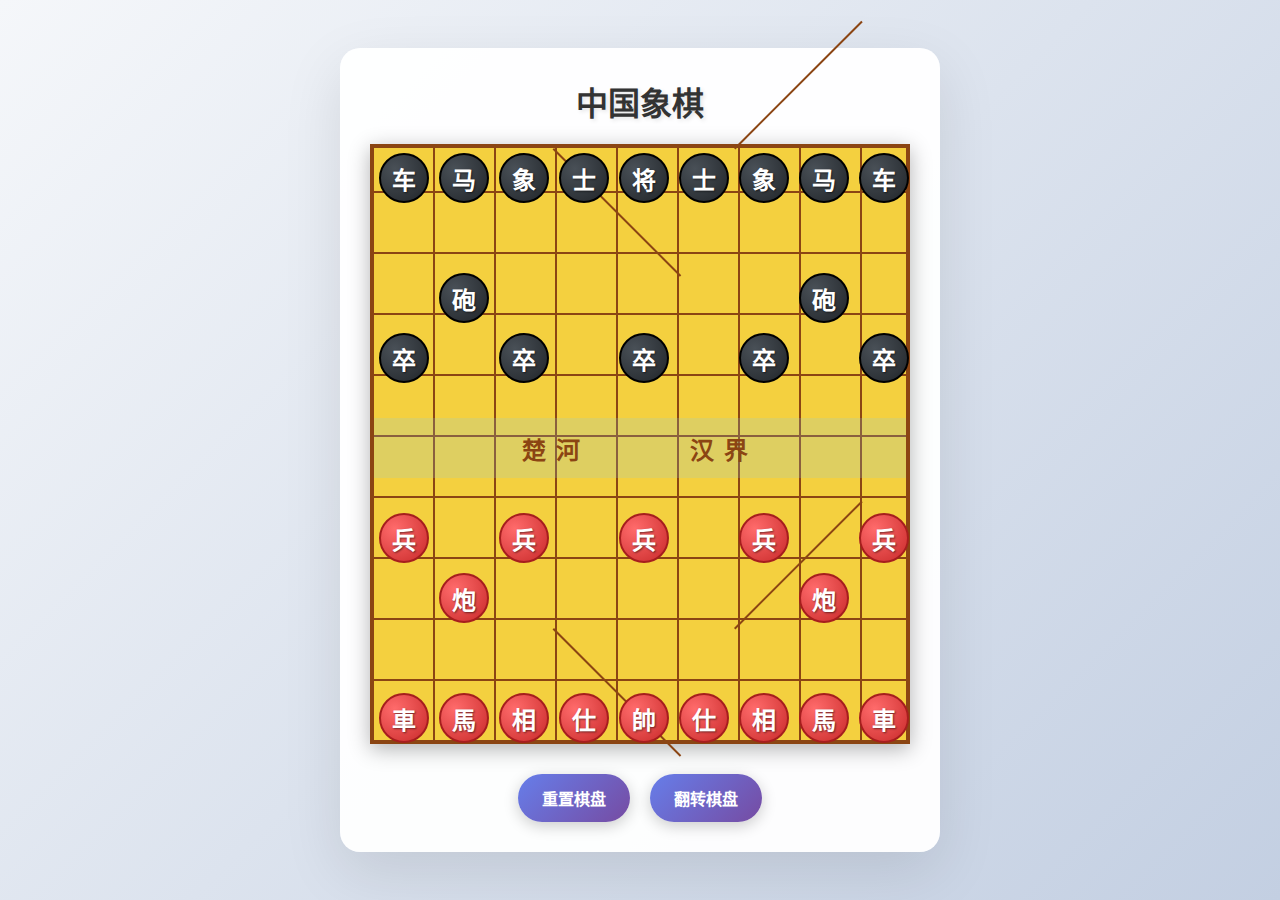
<file: glm/code.html>
<!DOCTYPE html>
<html lang="zh-CN">
<head>
    <meta charset="UTF-8">
    <meta name="viewport" content="width=device-width, initial-scale=1.0">
    <title>中国象棋</title>
    <style>
        * {
            margin: 0;
            padding: 0;
            box-sizing: border-box;
        }

        body {
            min-height: 100vh;
            display: flex;
            justify-content: center;
            align-items: center;
            background: linear-gradient(135deg, #f5f7fa 0%, #c3cfe2 100%);
            font-family: 'Microsoft YaHei', sans-serif;
        }

        .game-container {
            background: rgba(255, 255, 255, 0.95);
            border-radius: 20px;
            padding: 30px;
            box-shadow: 0 20px 60px rgba(0, 0, 0, 0.1);
        }

        .game-title {
            text-align: center;
            font-size: 32px;
            color: #333;
            margin-bottom: 20px;
            font-weight: bold;
            text-shadow: 2px 2px 4px rgba(0, 0, 0, 0.1);
        }

        .board-container {
            position: relative;
            width: 540px;
            height: 600px;
            margin: 0 auto;
        }

        .board {
            position: absolute;
            width: 100%;
            height: 100%;
            background: #f4d03f;
            background-image: 
                repeating-linear-gradient(0deg, transparent, transparent 59px, #8b4513 59px, #8b4513 61px),
                repeating-linear-gradient(90deg, transparent, transparent 59px, #8b4513 59px, #8b4513 61px);
            border: 4px solid #8b4513;
            box-shadow: 0 5px 20px rgba(0, 0, 0, 0.3);
            transition: transform 0.5s ease;
        }

        .river {
            position: absolute;
            top: 270px;
            left: 0;
            width: 100%;
            height: 60px;
            background: rgba(135, 206, 235, 0.2);
            display: flex;
            justify-content: center;
            align-items: center;
            font-size: 24px;
            font-weight: bold;
            color: #8b4513;
            letter-spacing: 10px;
        }

        .piece {
            position: absolute;
            width: 50px;
            height: 50px;
            border-radius: 50%;
            display: flex;
            justify-content: center;
            align-items: center;
            font-size: 24px;
            font-weight: bold;
            cursor: pointer;
            transition: all 0.3s ease;
            z-index: 10;
            transform: translate(-50%, -50%);
        }

        .piece:hover {
            transform: translate(-50%, -50%) scale(1.1);
            box-shadow: 0 5px 15px rgba(0, 0, 0, 0.3);
        }

        .piece.selected {
            transform: translate(-50%, -50%) scale(1.15);
            box-shadow: 0 0 20px rgba(255, 215, 0, 0.8);
        }

        .red-piece {
            background: radial-gradient(circle at 30% 30%, #ff6b6b, #c92a2a);
            color: #fff;
            border: 2px solid #a61e1e;
            text-shadow: 1px 1px 2px rgba(0, 0, 0, 0.5);
        }

        .black-piece {
            background: radial-gradient(circle at 30% 30%, #495057, #212529);
            color: #fff;
            border: 2px solid #000;
            text-shadow: 1px 1px 2px rgba(0, 0, 0, 0.5);
        }

        .controls {
            display: flex;
            justify-content: center;
            gap: 20px;
            margin-top: 30px;
        }

        .btn {
            padding: 12px 24px;
            background: linear-gradient(135deg, #667eea 0%, #764ba2 100%);
            color: white;
            border: none;
            border-radius: 30px;
            font-size: 16px;
            font-weight: bold;
            cursor: pointer;
            transition: all 0.3s ease;
            box-shadow: 0 4px 15px rgba(0, 0, 0, 0.2);
        }

        .btn:hover {
            transform: translateY(-2px);
            box-shadow: 0 6px 20px rgba(0, 0, 0, 0.3);
        }

        .btn:active {
            transform: translateY(0);
        }

        /* 九宫格斜线 */
        .palace-line {
            position: absolute;
            background: #8b4513;
            height: 2px;
            transform-origin: left center;
        }

        /* 炮位和兵卒位的标记 */
        .position-mark {
            position: absolute;
            width: 6px;
            height: 6px;
            background: #8b4513;
            border-radius: 50%;
            transform: translate(-50%, -50%);
        }

        .position-mark::before,
        .position-mark::after {
            content: '';
            position: absolute;
            background: #8b4513;
        }

        .position-mark.top-left::before {
            width: 10px;
            height: 2px;
            top: -2px;
            left: 0;
        }

        .position-mark.top-left::after {
            width: 2px;
            height: 10px;
            top: 0;
            left: -2px;
        }

        .position-mark.top-right::before {
            width: 10px;
            height: 2px;
            top: -2px;
            right: 0;
        }

        .position-mark.top-right::after {
            width: 2px;
            height: 10px;
            top: 0;
            right: -2px;
        }

        .position-mark.bottom-left::before {
            width: 10px;
            height: 2px;
            bottom: -2px;
            left: 0;
        }

        .position-mark.bottom-left::after {
            width: 2px;
            height: 10px;
            bottom: 0;
            left: -2px;
        }

        .position-mark.bottom-right::before {
            width: 10px;
            height: 2px;
            bottom: -2px;
            right: 0;
        }

        .position-mark.bottom-right::after {
            width: 2px;
            height: 10px;
            bottom: 0;
            right: -2px;
        }
    </style>
</head>
<body>
    <div class="game-container">
        <h1 class="game-title">中国象棋</h1>
        <div class="board-container">
            <div class="board" id="board">
                <div class="river">楚河 &nbsp;&nbsp;&nbsp;&nbsp; 汉界</div>
            </div>
        </div>
        <div class="controls">
            <button class="btn" onclick="resetBoard()">重置棋盘</button>
            <button class="btn" onclick="flipBoard()">翻转棋盘</button>
        </div>
    </div>

    <script>
        // 棋子配置
        const pieces = [
            // 红方棋子
            { type: '車', color: 'red', x: 0, y: 9 },
            { type: '馬', color: 'red', x: 1, y: 9 },
            { type: '相', color: 'red', x: 2, y: 9 },
            { type: '仕', color: 'red', x: 3, y: 9 },
            { type: '帥', color: 'red', x: 4, y: 9 },
            { type: '仕', color: 'red', x: 5, y: 9 },
            { type: '相', color: 'red', x: 6, y: 9 },
            { type: '馬', color: 'red', x: 7, y: 9 },
            { type: '車', color: 'red', x: 8, y: 9 },
            { type: '炮', color: 'red', x: 1, y: 7 },
            { type: '炮', color: 'red', x: 7, y: 7 },
            { type: '兵', color: 'red', x: 0, y: 6 },
            { type: '兵', color: 'red', x: 2, y: 6 },
            { type: '兵', color: 'red', x: 4, y: 6 },
            { type: '兵', color: 'red', x: 6, y: 6 },
            { type: '兵', color: 'red', x: 8, y: 6 },
            
            // 黑方棋子
            { type: '车', color: 'black', x: 0, y: 0 },
            { type: '马', color: 'black', x: 1, y: 0 },
            { type: '象', color: 'black', x: 2, y: 0 },
            { type: '士', color: 'black', x: 3, y: 0 },
            { type: '将', color: 'black', x: 4, y: 0 },
            { type: '士', color: 'black', x: 5, y: 0 },
            { type: '象', color: 'black', x: 6, y: 0 },
            { type: '马', color: 'black', x: 7, y: 0 },
            { type: '车', color: 'black', x: 8, y: 0 },
            { type: '砲', color: 'black', x: 1, y: 2 },
            { type: '砲', color: 'black', x: 7, y: 2 },
            { type: '卒', color: 'black', x: 0, y: 3 },
            { type: '卒', color: 'black', x: 2, y: 3 },
            { type: '卒', color: 'black', x: 4, y: 3 },
            { type: '卒', color: 'black', x: 6, y: 3 },
            { type: '卒', color: 'black', x: 8, y: 3 }
        ];

        // 特殊位置标记配置
        const positionMarks = [
            // 炮位
            { x: 1, y: 2, type: 'top-left' },
            { x: 1, y: 2, type: 'top-right' },
            { x: 7, y: 2, type: 'top-left' },
            { x: 7, y: 2, type: 'top-right' },
            { x: 1, y: 7, type: 'bottom-left' },
            { x: 1, y: 7, type: 'bottom-right' },
            { x: 7, y: 7, type: 'bottom-left' },
            { x: 7, y: 7, type: 'bottom-right' },
            
            // 兵卒位
            { x: 0, y: 3, type: 'top-right' },
            { x: 2, y: 3, type: 'top-left' },
            { x: 2, y: 3, type: 'top-right' },
            { x: 4, y: 3, type: 'top-left' },
            { x: 4, y: 3, type: 'top-right' },
            { x: 6, y: 3, type: 'top-left' },
            { x: 6, y: 3, type: 'top-right' },
            { x: 8, y: 3, type: 'top-left' },
            
            { x: 0, y: 6, type: 'bottom-right' },
            { x: 2, y: 6, type: 'bottom-left' },
            { x: 2, y: 6, type: 'bottom-right' },
            { x: 4, y: 6, type: 'bottom-left' },
            { x: 4, y: 6, type: 'bottom-right' },
            { x: 6, y: 6, type: 'bottom-left' },
            { x: 6, y: 6, type: 'bottom-right' },
            { x: 8, y: 6, type: 'bottom-left' }
        ];

        let selectedPiece = null;
        let isFlipped = false;

        // 初始化棋盘
        function initBoard() {
            const board = document.getElementById('board');
            
            // 清除现有内容（保留楚河汉界）
            const river = board.querySelector('.river');
            board.innerHTML = '';
            board.appendChild(river);
            
            // 绘制九宫格斜线
            drawPalaceLines(board);
            
            // 绘制特殊位置标记
            drawPositionMarks(board);
            
            // 创建棋子
            pieces.forEach(piece => {
                const pieceElement = document.createElement('div');
                pieceElement.className = `piece ${piece.color}-piece`;
                pieceElement.textContent = piece.type;
                pieceElement.style.left = `${piece.x * 60 + 30}px`;
                pieceElement.style.top = `${piece.y * 60 + 30}px`;
                pieceElement.onclick = () => selectPiece(pieceElement);
                board.appendChild(pieceElement);
            });
        }

        // 绘制九宫格斜线
        function drawPalaceLines(board) {
            // 上方九宫格（黑方）
            // 左上到右下的斜线
            const line1 = document.createElement('div');
            line1.className = 'palace-line';
            line1.style.left = '180px';
            line1.style.top = '0px';
            line1.style.width = '180px';
            line1.style.transform = 'rotate(45deg)';
            line1.style.transformOrigin = '0 0';
            board.appendChild(line1);
            
            // 右上到左下的斜线
            const line2 = document.createElement('div');
            line2.className = 'palace-line';
            line2.style.left = '360px';
            line2.style.top = '0px';
            line2.style.width = '180px';
            line2.style.transform = 'rotate(-45deg)';
            line2.style.transformOrigin = '0 0';
            board.appendChild(line2);
            
            // 下方九宫格（红方）
            // 左上到右下的斜线
            const line3 = document.createElement('div');
            line3.className = 'palace-line';
            line3.style.left = '180px';
            line3.style.top = '480px';
            line3.style.width = '180px';
            line3.style.transform = 'rotate(45deg)';
            line3.style.transformOrigin = '0 0';
            board.appendChild(line3);
            
            // 右上到左下的斜线
            const line4 = document.createElement('div');
            line4.className = 'palace-line';
            line4.style.left = '360px';
            line4.style.top = '480px';
            line4.style.width = '180px';
            line4.style.transform = 'rotate(-45deg)';
            line4.style.transformOrigin = '0 0';
            board.appendChild(line4);
        }

        // 绘制特殊位置标记
        function drawPositionMarks(board) {
            positionMarks.forEach(mark => {
                const markElement = document.createElement('div');
                markElement.className = `position-mark ${mark.type}`;
                markElement.style.left = `${mark.x * 60 + 30}px`;
                markElement.style.top = `${mark.y * 60 + 30}px`;
                board.appendChild(markElement);
            });
        }

        // 选择棋子
        function selectPiece(piece) {
            if (selectedPiece) {
                selectedPiece.classList.remove('selected');
            }
            
            if (selectedPiece !== piece) {
                piece.classList.add('selected');
                selectedPiece = piece;
            } else {
                selectedPiece = null;
            }
        }

        // 重置棋盘
        function resetBoard() {
            selectedPiece = null;
            isFlipped = false;
            const board = document.getElementById('board');
            board.style.transform = 'rotate(0deg)';
            initBoard();
        }

        // 翻转棋盘
        function flipBoard() {
            const board = document.getElementById('board');
            isFlipped = !isFlipped;
            
            if (isFlipped) {
                board.style.transform = 'rotate(180deg)';
            } else {
                board.style.transform = 'rotate(0deg)';
            }
        }

        // 页面加载完成后初始化棋盘
        window.onload = function() {
            initBoard();
        };
    </script>
</body>
</html>
</file>
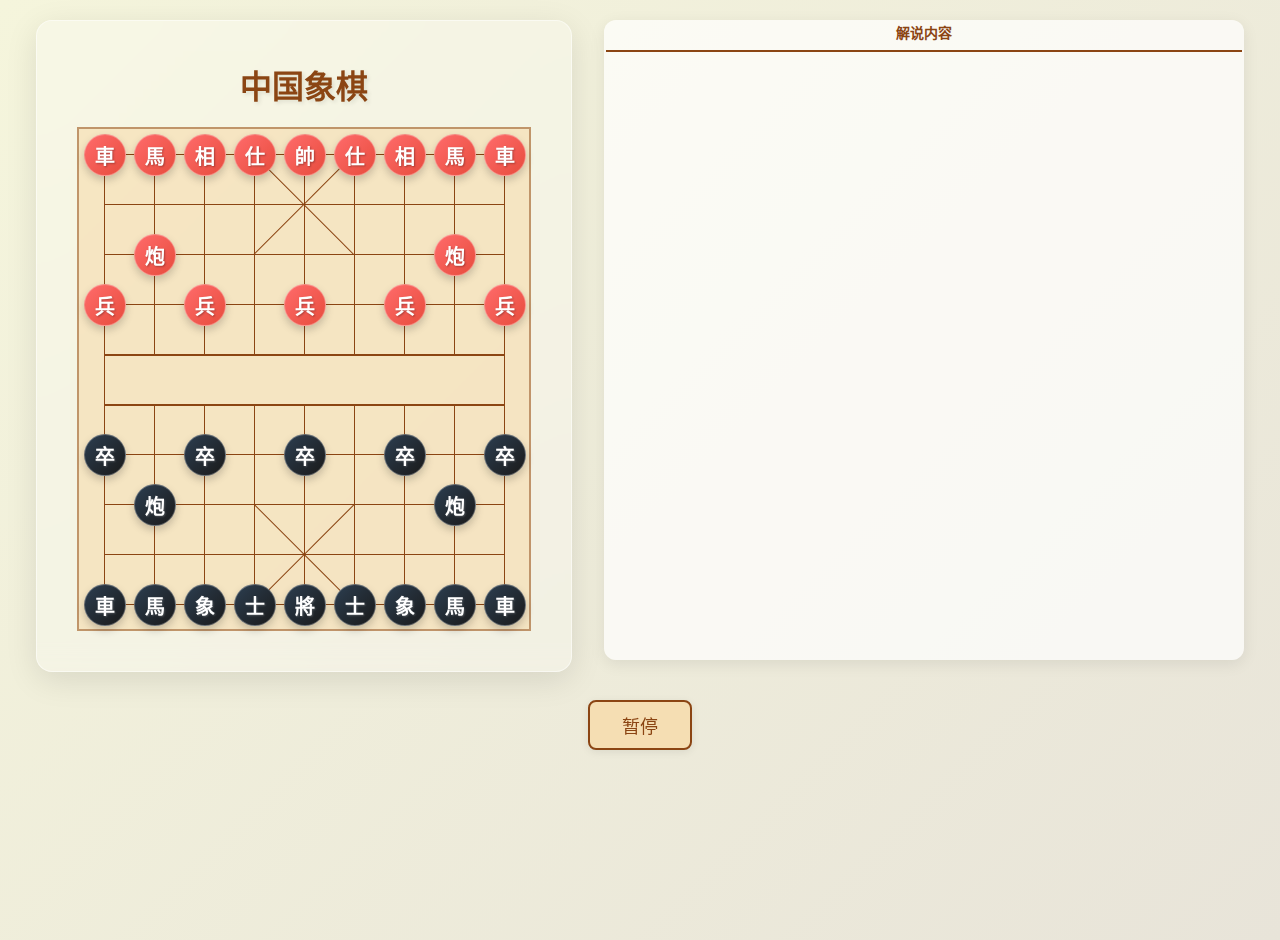
<file: kimi/python-v/Untitled-1.html>
<!DOCTYPE html>
<html lang="zh-CN">
<head>
    <meta charset="UTF-8">
    <meta name="viewport" content="width=device-width, initial-scale=1.0">
    <title>中国象棋棋盘</title>
    <script src="static/marked.min.js"></script>
    <script src="static/chess.js"></script>   
    <style>
        body {
            font-family: "Microsoft YaHei", "SimHei", sans-serif;
            background: linear-gradient(135deg, #f5f5dc 0%, #e8e4d9 100%);
            display: flex;
            justify-content: center;
            align-items: flex-start;
            min-height: 100vh;
            margin: 0;
            padding: 20px;
        }

        .main-layout {
            display: flex;
            flex-direction: row;
            gap: 32px;
            align-items: flex-start;
        }

        #commentary-panel {
            width: 640px;
            height: 640px;
            background: rgba(255,255,255,0.7);
            border-radius: 12px;
            box-shadow: 0 4px 16px rgba(0,0,0,0.08);
            padding: 0;
            font-size: 12px;
            color: #333;
            line-height: 1.7;
            margin-top: 0px;
            white-space: pre-line;
            overflow-y: hidden;
            box-sizing: border-box;
            display: flex;
            flex-direction: column;
        }

        .response-section {
            flex: 1;
            padding: 2px 2px;
            overflow: hidden;
            display: flex;
            flex-direction: column;
        }

        .response-section h3 {
            margin: 0 0 2px 0;
            font-size: 14px;
            font-weight: bold;
            color: #8b4513;
            border-bottom: 2px solid #8b4513;
            padding-bottom: 4px;
            text-align: center;
        }

        #response-content {
            flex: 1;
            overflow-y: auto;
            font-size: 12px;
            line-height: 1.6;
            margin: 0;
            padding: 0;
            color: #333;
        }

        /* Markdown样式 */
        #response-content h1, #response-content h2, #response-content h3,
        #response-content h4, #response-content h5, #response-content h6 {
            margin: 8px 0 4px 0;
            font-weight: bold;
        }

        #response-content p {
            margin: 4px 0;
        }

        #response-content ul, #response-content ol {
            margin: 4px 0;
            padding-left: 20px;
        }

        #response-content li {
            margin: 2px 0;
        }

        #response-content code {
            background-color: rgba(0,0,0,0.1);
            padding: 1px 3px;
            border-radius: 3px;
            font-family: "Courier New", monospace;
        }

        #response-content pre {
            background-color: rgba(0,0,0,0.05);
            padding: 8px;
            border-radius: 4px;
            overflow-x: auto;
            margin: 4px 0;
        }

        #response-content blockquote {
            border-left: 3px solid #ccc;
            margin: 4px 0;
            padding-left: 10px;
            color: #666;
        }

        #response-content strong {
            font-weight: bold;
        }

        #response-content em {
            font-style: italic;
        }

        .chess-container {
            background: rgba(255, 255, 255, 0.25);
            backdrop-filter: blur(12px);
            -webkit-backdrop-filter: blur(12px);
            border: 1px solid rgba(255, 255, 255, 0.5);
            padding: 40px;
            border-radius: 16px;
            box-shadow: 0 8px 32px rgba(0, 0, 0, 0.1);
        }

        .chessboard {
            width: 450px;
            height: 500px;
            background: rgba(245, 222, 179, 0.7);
            position: relative;
            border: 2px solid rgba(139, 69, 19, 0.5);
            margin: 0 auto;
        }

        /* 棋盘网格线 */
        .grid-lines {
            position: absolute;
            top: 25px;
            left: 25px;
            width: 400px;
            height: 450px;
        }

        /* 横线 */
        .horizontal-line {
            position: absolute;
            width: 400px;
            height: 1px;
            background-color: #8b4513;
        }

        /* 更细线条 */
        .horizontal-line.thin-line {
            height: 0.5px;
        }

        /* 加粗线条 */
        .horizontal-line.bold-line {
            height: 2px;
            background-color: #8b4513;
        }

        /* 竖线 */
        .vertical-line {
            position: absolute;
            width: 1px;
            background-color: #8b4513;
        }

        /* 九宫格斜线 */
        .diagonal-line {
            position: absolute;
            width: 1px;
            height: 127px;
            background-color: #8b4513;
            transform-origin: center;
        }

        /* 楚河汉界 */
        .river-text {
            position: absolute;
            top: 238px;
            left: 151px;
            width: 150px;
            height: 25px;
            display: flex;
            justify-content: space-around;
            align-items: center;
            font-size: 20px;
            font-weight: bold;
            color: #cdb9aa;
        }

        /* 棋子 */
        .piece {
            position: absolute;
            width: 40px;
            height: 40px;
            border-radius: 50%;
            display: flex;
            justify-content: center;
            align-items: center;
            font-size: 20px;
            font-weight: bold;
            cursor: pointer;
            transition: left 0.3s, top 0.3s, box-shadow 0.3s;
            box-shadow: 0 4px 8px rgba(0, 0, 0, 0.2);
            border: 1px solid rgba(255, 255, 255, 0.3);
        }

        .piece.move-effect {
            box-shadow: 0 0 20px 5px gold, 0 4px 8px rgba(0,0,0,0.2);
        }

        /* 火焰特效 */
        .piece.flame-effect {
            animation: flame 0.4s linear;
        }
        @keyframes flame {
            0% { box-shadow: 0 0 0 0 orange, 0 0 8px 2px gold; filter: brightness(1.2); }
            50% { box-shadow: 0 0 30px 10px orange, 0 0 16px 8px gold; filter: brightness(1.5) saturate(1.5); }
            100% { box-shadow: 0 0 0 0 orange, 0 0 8px 2px gold; filter: brightness(1.2); }
        }

        /* 爆炸特效 */
        .piece.boom-effect {
            animation: boom 0.4s linear;
        }
        @keyframes boom {
            0% { transform: scale(1); opacity: 1; box-shadow: 0 0 0 0 #fff; }
            60% { transform: scale(1.5); opacity: 0.7; box-shadow: 0 0 40px 20px #ffec8b, 0 0 80px 40px #ff4500; }
            100% { transform: scale(0.1); opacity: 0; box-shadow: 0 0 0 0 #fff; }
        }

        .piece:hover {
            transform: scale(1.1);
            box-shadow: 0 6px 12px rgba(0, 0, 0, 0.3);
        }

        .red-piece {
            background: linear-gradient(135deg, #ff6b6b 0%, #e74c3c 100%);
            color: #fff;
            text-shadow: 1px 1px 2px rgba(0, 0, 0, 0.3);
        }

        .black-piece {
            background: linear-gradient(135deg, #2c3e50 0%, #1a1a1a 100%);
            color: #fff;
            text-shadow: 1px 1px 2px rgba(255, 255, 255, 0.2);
        }

        .piece.last-move {
            box-shadow: 0 0 0 3px orange inset, 0 4px 8px rgba(0,0,0,0.2);
        }

        /* 棋盘标题 */
        .board-title {
            text-align: center;
            font-size: 32px;
            font-weight: bold;
            color: #8b4513;
            margin-bottom: 20px;
            text-shadow: 2px 2px 4px rgba(0, 0, 0, 0.1);
        }

        /* 坐标标记 */
        .coordinate {
            position: absolute;
            font-size: 14px;
            color: #8b4513;
            font-weight: bold;
        }

        .coordinate-x {
            bottom: -25px;
            left: 50%;
            transform: translateX(-50%);
        }

        .coordinate-y {
            left: -25px;
            top: 50%;
            transform: translateY(-50%);
        }
        /* 新增：可走位置提示 */
        .valid-move-hint {
            position: absolute;
            width: 15px;
            height: 15px;
            border-radius: 50%;
            background-color: rgba(50, 205, 50, 0.7);
            transform: translate(-50%, -50%);
            cursor: pointer;
            box-shadow: 0 0 10px rgba(50, 205, 50, 0.8);
            z-index: 10;
        }

        .valid-move-hint:hover {
            background-color: rgba(50, 205, 50, 1);
            transform: translate(-50%, -50%) scale(1.2);
        }
        .game-status {
            text-align: center;
            font-size: 18px;
            font-weight: bold;
            color: #d2691e;
            margin-bottom: 0px;
            height: 2px;
            display: none;
        }

        .pause-btn {
            position: fixed;
            bottom: 150px;
            left: 50%;
            transform: translateX(-50%);
            padding: 10px 32px;
            font-size: 18px;
            background: #f5deb3;
            color: #8b4513;
            border: 2px solid #8b4513;
            border-radius: 8px;
            cursor: pointer;
            box-shadow: 0 2px 8px rgba(0,0,0,0.08);
            z-index: 1000;
            transition: background 0.2s, color 0.2s;
        }
        .pause-btn:hover {
            background: #ffe4b5;
            color: #d2691e;
        }
    </style>
</head>
<body>
    <div class="main-layout">
        <div class="chess-container">            
            <div class="board-title">中国象棋</div>
            <div class="chessboard" id="chessboard">
                                <div class="grid-lines">
                                        <div class="horizontal-line" style="top: 0;"></div>
                    <div class="horizontal-line" style="top: 50px;"></div>
                    <div class="horizontal-line" style="top: 100px;"></div>
                    <div class="horizontal-line" style="top: 150px;"></div>
                    <div class="horizontal-line bold-line" style="top: 200px;"></div>
                    <div class="horizontal-line bold-line" style="top: 250px;"></div>
                    <div class="horizontal-line" style="top: 300px;"></div>
                    <div class="horizontal-line" style="top: 350px;"></div>
                    <div class="horizontal-line" style="top: 400px;"></div>
                    <div class="horizontal-line" style="top: 450px;"></div>
                    
                                        <div class="vertical-line" style="left: 0; height: 450px;"></div>
                    <div class="vertical-line" style="left: 400px; height: 450px;"></div>

                    <div class="vertical-line" style="left: 50px; top: 0; height: 200px;"></div>
                    <div class="vertical-line" style="left: 50px; top: 250px; height: 200px;"></div>
                    <div class="vertical-line" style="left: 100px; top: 0; height: 200px;"></div>
                    <div class="vertical-line" style="left: 100px; top: 250px; height: 200px;"></div>
                    <div class="vertical-line" style="left: 150px; top: 0; height: 200px;"></div>
                    <div class="vertical-line" style="left: 150px; top: 250px; height: 200px;"></div>
                    <div class="vertical-line" style="left: 200px; top: 0; height: 200px;"></div>
                    <div class="vertical-line" style="left: 200px; top: 250px; height: 200px;"></div>
                    <div class="vertical-line" style="left: 250px; top: 0; height: 200px;"></div>
                    <div class="vertical-line" style="left: 250px; top: 250px; height: 200px;"></div>
                    <div class="vertical-line" style="left: 300px; top: 0; height: 200px;"></div>
                    <div class="vertical-line" style="left: 300px; top: 250px; height: 200px;"></div>
                    <div class="vertical-line" style="left: 350px; top: 0; height: 200px;"></div>
                    <div class="vertical-line" style="left: 350px; top: 250px; height: 200px;"></div>
                    
                                                            <div class="diagonal-line" style="top:0; left:150px; width:141px; height:1px; transform:rotate(45deg); transform-origin:left top;"></div>
                    <div class="diagonal-line" style="top:100px; left:150px; width:141px; height:1px; transform:rotate(-45deg); transform-origin:left bottom;"></div>

                                        <div class="diagonal-line" style="top:450px; left:150px; width:141px; height:1px; transform:rotate(-45deg); transform-origin:left top;"></div>
                    <div class="diagonal-line" style="top:350px; left:150px; width:141px; height:1px; transform:rotate(45deg); transform-origin:left bottom;"></div>
                </div>
                
                                <div class="river-text">
                    <span>楚河</span>
                    <span>汉界</span>
                </div>
            </div>
            <div id="game-status" class="game-status"></div>
        </div>
        <div id="commentary-panel">
            <div id="response-section" class="response-section">                
                <h3>解说内容</h3>
                <div id="response-content"></div>
            </div>
        </div>
    </div>

        <button id="pause-btn" class="pause-btn">暂停</button>

</body>
</html>
</file>
<file: lingma/style.css>
* {
    margin: 0;
    padding: 0;
    box-sizing: border-box;
}

body {
    font-family: 'Microsoft YaHei', sans-serif;
    background: linear-gradient(135deg, #f5f7fa 0%, #c3cfe2 100%);
    min-height: 100vh;
    display: flex;
    justify-content: center;
    align-items: flex-start;
    padding: 20px;
}

.container {
    background: #fff;
    border-radius: 10px;
    box-shadow: 0 10px 30px rgba(0, 0, 0, 0.2);
    padding: 20px;
    text-align: center;
    max-width: 800px;
    width: 100%;
}

h1 {
    color: #8B0000;
    margin-bottom: 20px;
    font-size: 2.5em;
    text-shadow: 1px 1px 2px rgba(0,0,0,0.1);
}

.game-info {
    display: flex;
    justify-content: space-around;
    margin-bottom: 20px;
    padding: 10px;
    background: #f8f8f8;
    border-radius: 5px;
    font-size: 1.2em;
}

.status, .game-status {
    font-weight: bold;
}

#current-player.red {
    color: #FF0000;
}

#current-player.black {
    color: #000000;
}

#game-status.playing {
    color: #008000;
}

#game-status.red_won {
    color: #FF0000;
}

#game-status.black_won {
    color: #000000;
}

.chessboard {
    display: grid;
    grid-template-columns: repeat(9, 1fr);
    grid-template-rows: repeat(10, 1fr);
    width: 90vmin;
    height: 100vmin;
    max-width: 600px;
    max-height: 700px;
    margin: 0 auto;
    background: #e7b18d;
    background-image: 
        linear-gradient(to bottom, transparent 70%, #000 70%),
        linear-gradient(to right, transparent 70%, #000 70%);
    background-size: 
        100% 10%,
        12.5% 100%;
    border: 2px solid #5d4037;
    position: relative;
    box-shadow: 0 5px 15px rgba(0, 0, 0, 0.3);
}

/* 绘制九宫格线条 */
.chessboard::before {
    content: "";
    position: absolute;
    top: 0;
    left: 30%;
    width: 40%;
    height: 30%;
    border: 2px solid #000;
    border-top: none;
    border-bottom: none;
    box-sizing: border-box;
}

.chessboard::after {
    content: "";
    position: absolute;
    top: 70%;
    left: 30%;
    width: 40%;
    height: 30%;
    border: 2px solid #000;
    border-top: none;
    border-bottom: none;
    box-sizing: border-box;
}

/* 绘制九宫格斜线 */
.chessboard .palace-lines {
    position: absolute;
    top: 0;
    left: 0;
    width: 100%;
    height: 100%;
    pointer-events: none;
}

.chessboard .palace-line {
    position: absolute;
    background: #000;
}

/* 上方九宫格斜线 */
.chessboard .palace-line.top-left {
    top: 0%;
    left: 30%;
    width: 2px;
    height: 30%;
    transform-origin: top left;
    transform: rotate(53deg);
}

.chessboard .palace-line.top-right {
    top: 0%;
    left: 70%;
    width: 2px;
    height: 30%;
    transform-origin: top right;
    transform: rotate(-53deg);
}

/* 下方九宫格斜线 */
.chessboard .palace-line.bottom-left {
    top: 70%;
    left: 30%;
    width: 2px;
    height: 30%;
    transform-origin: bottom left;
    transform: rotate(-53deg);
}

.chessboard .palace-line.bottom-right {
    top: 70%;
    left: 70%;
    width: 2px;
    height: 30%;
    transform-origin: bottom right;
    transform: rotate(53deg);
}

.square {
    display: flex;
    justify-content: center;
    align-items: center;
    position: relative;
    cursor: pointer;
    user-select: none;
}

.square.selected {
    background-color: rgba(144, 238, 144, 0.5);
}

.square.valid-move {
    position: relative;
}

.square.valid-move::after {
    content: "";
    position: absolute;
    width: 20px;
    height: 20px;
    border-radius: 50%;
    background: rgba(0, 128, 0, 0.3);
}

.piece {
    width: 80%;
    height: 80%;
    border-radius: 50%;
    display: flex;
    justify-content: center;
    align-items: center;
    font-weight: bold;
    font-size: 1.8rem;
    z-index: 10;
    box-shadow: 0 2px 5px rgba(0, 0, 0, 0.3);
    cursor: pointer;
    transition: transform 0.2s;
    border: 2px solid #333;
}

.piece:hover {
    transform: scale(1.1);
}

.piece.red {
    background: #FFD700;
    color: #8B0000;
}

.piece.black {
    background: #8B4513;
    color: #FFFFFF;
}

.controls {
    margin-top: 20px;
}

#reset-btn {
    padding: 12px 30px;
    font-size: 1.1em;
    background: #8B0000;
    color: white;
    border: none;
    border-radius: 5px;
    cursor: pointer;
    transition: background 0.3s;
}

#reset-btn:hover {
    background: #A52A2A;
}

.message {
    margin-top: 20px;
    padding: 15px;
    font-size: 1.2em;
    font-weight: bold;
    min-height: 2em;
}

.message.error {
    color: #FF0000;
}

.message.success {
    color: #008000;
}

/* 河界文字 */
.chessboard .river {
    position: absolute;
    width: 100%;
    text-align: center;
    font-size: 2.5rem;
    font-weight: bold;
    color: rgba(0, 0, 0, 0.7);
    pointer-events: none;
}

.chessboard .river.top {
    top: 40%;
}

.chessboard .river.bottom {
    top: 50%;
}

/* 响应式设计 */
@media (max-width: 768px) {
    .container {
        padding: 10px;
    }
    
    h1 {
        font-size: 2em;
    }
    
    .piece {
        font-size: 1.2rem;
    }
    
    .game-info {
        flex-direction: column;
        gap: 10px;
    }
}
</file>
